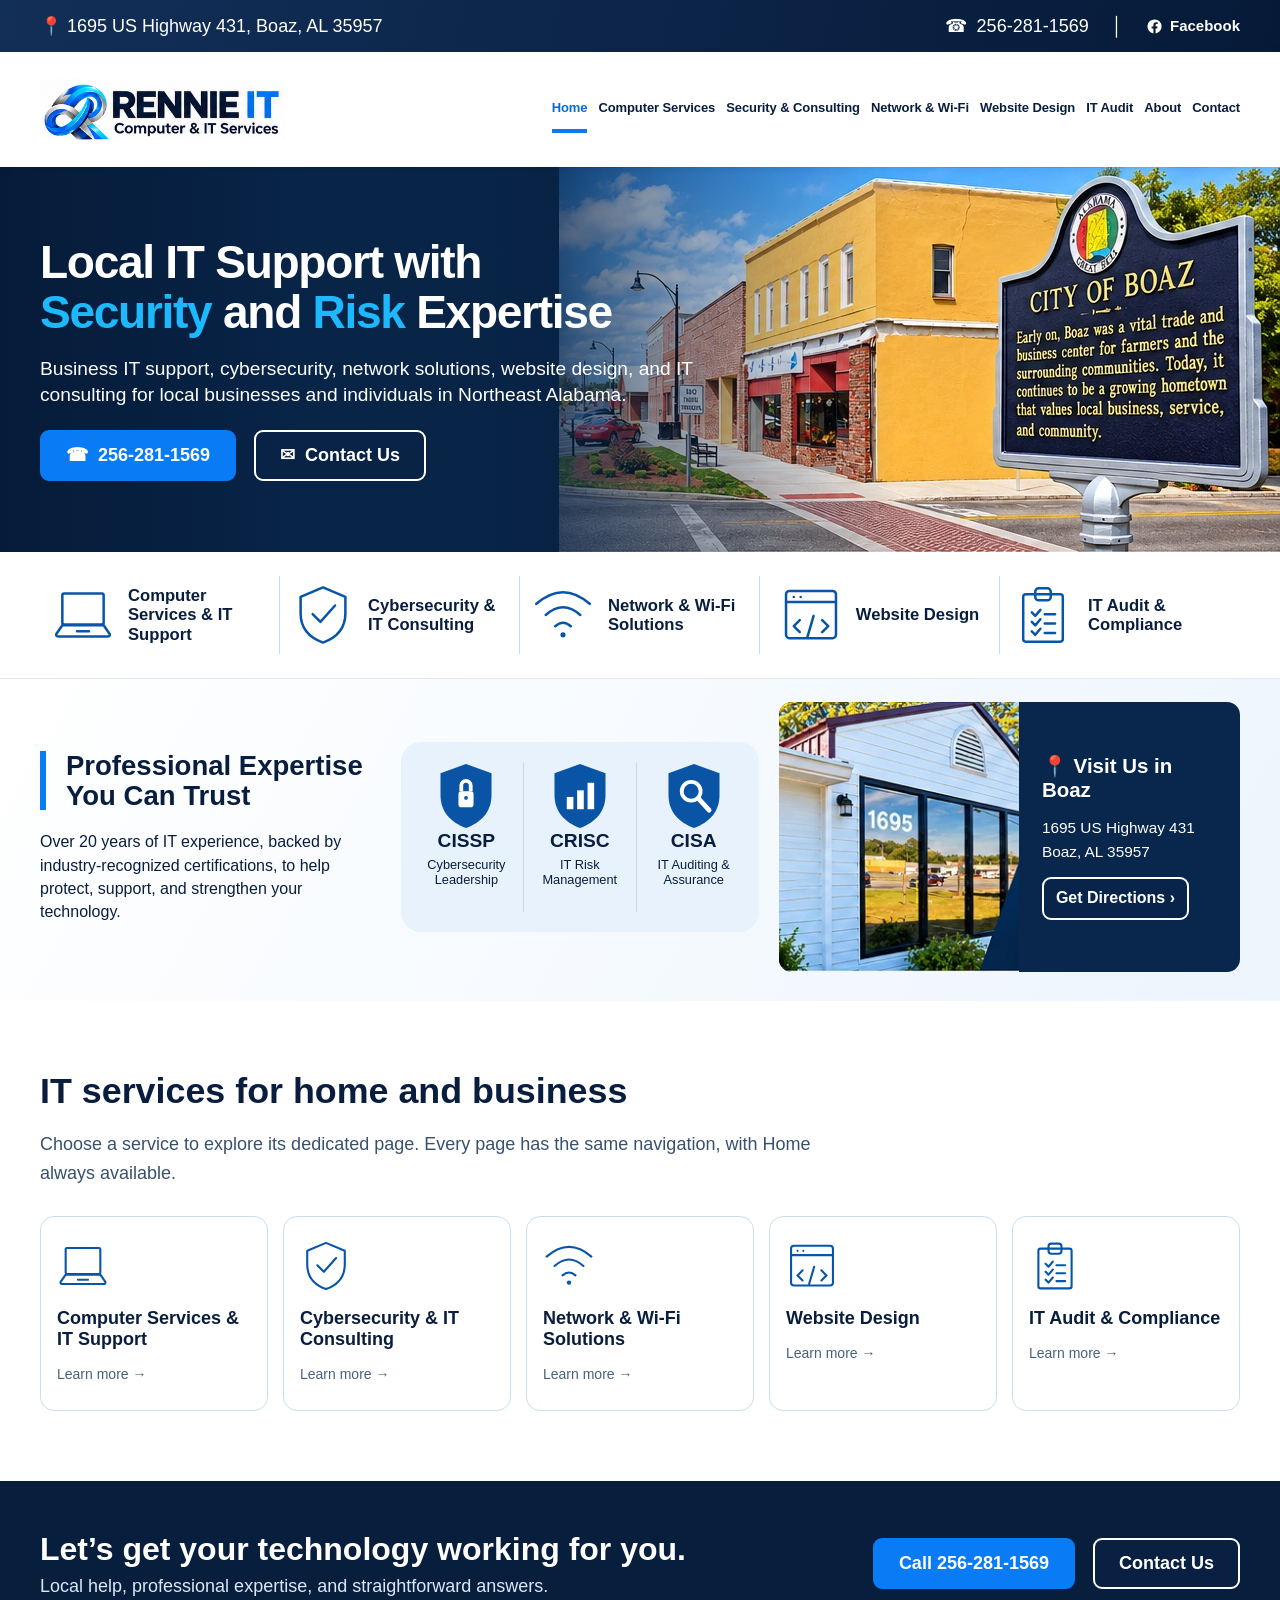
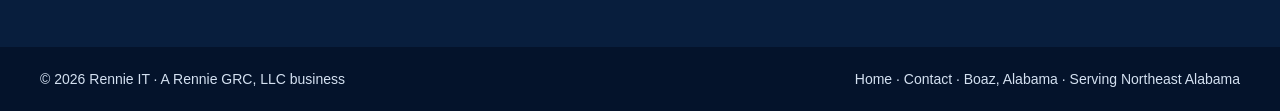
<file: index.html>
<!DOCTYPE html>
<html lang="en"><head><meta charset="utf-8"/><meta content="width=device-width, initial-scale=1" name="viewport"/><meta content="#081e3d" name="theme-color"/><meta content="Rennie IT provides local computer support, cybersecurity, networking, website design, and IT audit services." name="description"/><link href="https://rennieit.com/" rel="canonical"/><link href="styles-v4.css" rel="stylesheet"/><title>Computer &amp; IT Services | Rennie IT · Boaz, Alabama</title><link href="favicon.ico" rel="icon" sizes="any"/><link href="favicon.png" rel="icon" type="image/png"/><script type="application/ld+json">{"@context":"https://schema.org","@graph":[{"@type":"LocalBusiness","@id":"https://rennieit.com/#business","name":"Rennie IT","alternateName":"Rennie GRC, LLC","url":"https://rennieit.com/","telephone":"+1-256-281-1569","image":"https://rennieit.com/assets/storefront-reference.webp","logo":"https://rennieit.com/assets/logo-reference.png","address":{"@type":"PostalAddress","streetAddress":"1695 US Highway 431","addressLocality":"Boaz","addressRegion":"AL","postalCode":"35957","addressCountry":"US"},"areaServed":[{"@type":"Place","name":"Boaz, Alabama"},{"@type":"Place","name":"Albertville, Alabama"},{"@type":"Place","name":"Guntersville, Alabama"},{"@type":"Place","name":"Arab, Alabama"},{"@type":"Place","name":"Gadsden, Alabama"},{"@type":"Place","name":"Rainbow City, Alabama"},{"@type":"Place","name":"Marshall County, Alabama"},{"@type":"Place","name":"Northeast Alabama, Alabama"}],"sameAs":["https://facebook.com/RennieITrisk/"],"description":"Locally based computer services, business IT support, cybersecurity consulting, networking, website design, and IT audit and HIPAA Security Risk Assessment services in Northeast Alabama."},{"@type":"WebSite","@id":"https://rennieit.com/#website","name":"Rennie IT","url":"https://rennieit.com/","publisher":{"@id":"https://rennieit.com/#business"}}]}</script></head><body><div class="top"><div class="wrap"><a href="https://www.google.com/maps/search/?api=1&amp;query=1695+US+Highway+431+Boaz+AL+35957" rel="noopener" target="_blank">📍 1695 US Highway 431, Boaz, AL 35957</a><div class="right"><a href="tel:+12562811569">☎  256-281-1569</a><span aria-hidden="true">│</span><a aria-label="Rennie IT on Facebook" class="facebook-link" href="https://facebook.com/RennieITrisk/" rel="noopener noreferrer" target="_blank"><svg aria-hidden="true" class="facebook-icon" focusable="false" viewbox="0 0 24 24"><path d="M22 12a10 10 0 1 0-11.56 9.88v-6.99H7.9V12h2.54V9.8c0-2.5 1.49-3.89 3.77-3.89 1.09 0 2.23.2 2.23.2v2.46h-1.26c-1.24 0-1.63.77-1.63 1.56V12h2.77l-.44 2.89h-2.33v6.99A10 10 0 0 0 22 12Z"></path></svg><span>Facebook</span></a></div></div></div><header class="nav"><div class="wrap"><a aria-label="Rennie IT home" href="index.html"><img alt="Rennie IT Computer &amp; IT Services" class="brand" src="assets/logo-reference.png"/></a><button aria-controls="main-nav" aria-expanded="false" aria-label="Open navigation" class="menu-toggle" type="button">☰</button><nav aria-label="Main navigation" class="links" id="main-nav"><a aria-current="page" class="active" href="index.html">Home</a><a class="" href="computer-services.html">Computer Services</a><a class="" href="cybersecurity-consulting.html">Security &amp; Consulting</a><a class="" href="network-wifi.html">Network &amp; Wi-Fi</a><a class="" href="website-design.html">Website Design</a><a class="" href="it-audit-compliance.html">IT Audit</a><a class="" href="about.html">About</a><a class="" href="contact.html">Contact</a></nav></div></header><main><section class="hero"><div class="wrap"><h1>Local IT Support with<br/><em>Security</em> and <em>Risk</em> Expertise</h1><p>Business IT support, cybersecurity, network solutions, website design, and IT consulting for local businesses and individuals in Northeast Alabama.</p><div class="actions"><a class="btn" href="tel:+12562811569">☎  256-281-1569</a><a class="btn outline" href="contact.html">✉  Contact Us</a></div></div></section><section aria-label="Explore services" class="service-strip"><div class="wrap service-grid"><a class="service-item" href="computer-services.html"><svg aria-hidden="true" class="" viewbox="0 0 72 72"><rect height="36" rx="2" width="48" x="12" y="11"></rect><path d="M12 48 5 58q-1 3 3 3h56q4 0 3-3L60 48ZM29 55h14"></path></svg><strong>Computer Services &amp; IT Support</strong></a><a class="service-item" href="cybersecurity-consulting.html"><svg aria-hidden="true" class="" viewbox="0 0 72 72"><path d="M36 4 62 15v19c0 19-12 29-26 34C22 63 10 53 10 34V15Z"></path><path d="m24 35 9 9 17-19"></path></svg><strong>Cybersecurity &amp; IT Consulting</strong></a><a class="service-item" href="network-wifi.html"><svg aria-hidden="true" class="" viewbox="0 0 72 72"><path d="M5 23q31-27 62 0M16 36q20-18 40 0M27 49q9-8 18 0"></path><circle cx="36" cy="59" fill="#0755a9" r="3" stroke="none"></circle></svg><strong>Network &amp; Wi-Fi Solutions</strong></a><a class="service-item" href="website-design.html"><svg aria-hidden="true" class="" viewbox="0 0 72 72"><rect height="55" rx="4" width="58" x="7" y="8"></rect><path d="M7 21h58M23 42l-7 7 7 7m26-14 7 7-7 7m-10-19-7 24"></path><circle cx="16" cy="15" fill="#0755a9" r="1.5" stroke="none"></circle><circle cx="24" cy="15" fill="#0755a9" r="1.5" stroke="none"></circle></svg><strong>Website Design</strong></a><a class="service-item" href="it-audit-compliance.html"><svg aria-hidden="true" class="" viewbox="0 0 72 72"><rect height="55" rx="3" width="46" x="13" y="12"></rect><rect height="14" rx="4" width="18" x="27" y="5"></rect><path d="m23 33 4 4 6-7m5 5h12m-27 9 4 4 6-7m5 5h12m-27 9 4 4 6-7m5 5h12"></path></svg><strong>IT Audit &amp; Compliance</strong></a></div></section><section class="expertise"><div class="wrap expertise-grid"><div class="exp-copy"><h2>Professional Expertise<br/>You Can Trust</h2><p>Over 20 years of IT experience, backed by industry-recognized certifications, to help protect, support, and strengthen your technology.</p></div><div class="certs"><div class="cert"><svg aria-hidden="true" viewbox="0 0 64 72"><path d="M32 2 59 12v23c0 18-11 29-27 35C16 64 5 53 5 35V12Z" fill="#0954a4"></path><rect fill="white" height="17" rx="3" width="16" x="24" y="31"></rect><path d="M27 31v-6a5 5 0 0 1 10 0v6" fill="none" stroke="white" stroke-width="4"></path><circle cx="32" cy="38" fill="#0954a4" r="2"></circle></svg><strong>CISSP</strong><small>Cybersecurity Leadership</small></div><div class="cert"><svg aria-hidden="true" viewbox="0 0 64 72"><path d="M32 2 59 12v23c0 18-11 29-27 35C16 64 5 53 5 35V12Z" fill="#0954a4"></path><rect fill="white" height="13" width="7" x="18" y="37"></rect><rect fill="white" height="20" width="7" x="29" y="30"></rect><rect fill="white" height="28" width="7" x="40" y="22"></rect></svg><strong>CRISC</strong><small>IT Risk Management</small></div><div class="cert"><svg aria-hidden="true" viewbox="0 0 64 72"><path d="M32 2 59 12v23c0 18-11 29-27 35C16 64 5 53 5 35V12Z" fill="#0954a4"></path><circle cx="29" cy="31" fill="none" r="10" stroke="white" stroke-width="4"></circle><path d="m37 39 11 12" stroke="white" stroke-linecap="round" stroke-width="5"></path></svg><strong>CISA</strong><small>IT Auditing &amp; Assurance</small></div></div><div class="visit"><img alt="Rennie IT storefront at 1695 US Highway 431 in Boaz, Alabama" src="assets/storefront-reference.webp"/><div class="visit-text"><h3>📍 Visit Us in Boaz</h3><p>1695 US Highway 431<br/>Boaz, AL 35957</p><a class="btn outline" href="https://www.google.com/maps/search/?api=1&amp;query=1695+US+Highway+431+Boaz+AL+35957" rel="noopener" target="_blank">Get Directions ›</a></div></div></div></section><section class="section"><div class="wrap"><div class="section-head"><h2>IT services for home and business</h2><p>Choose a service to explore its dedicated page. Every page has the same navigation, with Home always available.</p></div><div class="service-cards"><a class="service-card" href="computer-services.html"><svg aria-hidden="true" class="" viewbox="0 0 72 72"><rect height="36" rx="2" width="48" x="12" y="11"></rect><path d="M12 48 5 58q-1 3 3 3h56q4 0 3-3L60 48ZM29 55h14"></path></svg><strong>Computer Services &amp; IT Support</strong><span>Learn more →</span></a><a class="service-card" href="cybersecurity-consulting.html"><svg aria-hidden="true" class="" viewbox="0 0 72 72"><path d="M36 4 62 15v19c0 19-12 29-26 34C22 63 10 53 10 34V15Z"></path><path d="m24 35 9 9 17-19"></path></svg><strong>Cybersecurity &amp; IT Consulting</strong><span>Learn more →</span></a><a class="service-card" href="network-wifi.html"><svg aria-hidden="true" class="" viewbox="0 0 72 72"><path d="M5 23q31-27 62 0M16 36q20-18 40 0M27 49q9-8 18 0"></path><circle cx="36" cy="59" fill="#0755a9" r="3" stroke="none"></circle></svg><strong>Network &amp; Wi-Fi Solutions</strong><span>Learn more →</span></a><a class="service-card" href="website-design.html"><svg aria-hidden="true" class="" viewbox="0 0 72 72"><rect height="55" rx="4" width="58" x="7" y="8"></rect><path d="M7 21h58M23 42l-7 7 7 7m26-14 7 7-7 7m-10-19-7 24"></path><circle cx="16" cy="15" fill="#0755a9" r="1.5" stroke="none"></circle><circle cx="24" cy="15" fill="#0755a9" r="1.5" stroke="none"></circle></svg><strong>Website Design</strong><span>Learn more →</span></a><a class="service-card" href="it-audit-compliance.html"><svg aria-hidden="true" class="" viewbox="0 0 72 72"><rect height="55" rx="3" width="46" x="13" y="12"></rect><rect height="14" rx="4" width="18" x="27" y="5"></rect><path d="m23 33 4 4 6-7m5 5h12m-27 9 4 4 6-7m5 5h12m-27 9 4 4 6-7m5 5h12"></path></svg><strong>IT Audit &amp; Compliance</strong><span>Learn more →</span></a></div></div></section><section class="bottom-cta"><div class="wrap"><div><h2>Let’s get your technology working for you.</h2><p>Local help, professional expertise, and straightforward answers.</p></div><div class="actions"><a class="btn" href="tel:+12562811569">Call 256-281-1569</a><a class="btn outline" href="contact.html">Contact Us</a></div></div></section></main><footer class="footer"><div class="wrap"><span>© <span id="year">2026</span> Rennie IT · A Rennie GRC, LLC business</span><span><a href="index.html">Home</a> · <a href="contact.html">Contact</a> · Boaz, Alabama · Serving Northeast Alabama</span></div></footer><script>document.getElementById('year').textContent=new Date().getFullYear();const b=document.querySelector('.menu-toggle'),n=document.querySelector('.links');b.addEventListener('click',()=>{let o=n.classList.toggle('open');b.setAttribute('aria-expanded',String(o));b.setAttribute('aria-label',o?'Close navigation':'Open navigation');b.textContent=o?'✕':'☰'});n.querySelectorAll('a').forEach(a=>a.addEventListener('click',()=>{n.classList.remove('open');b.setAttribute('aria-expanded','false');b.textContent='☰'}));</script></body></html>
</file>
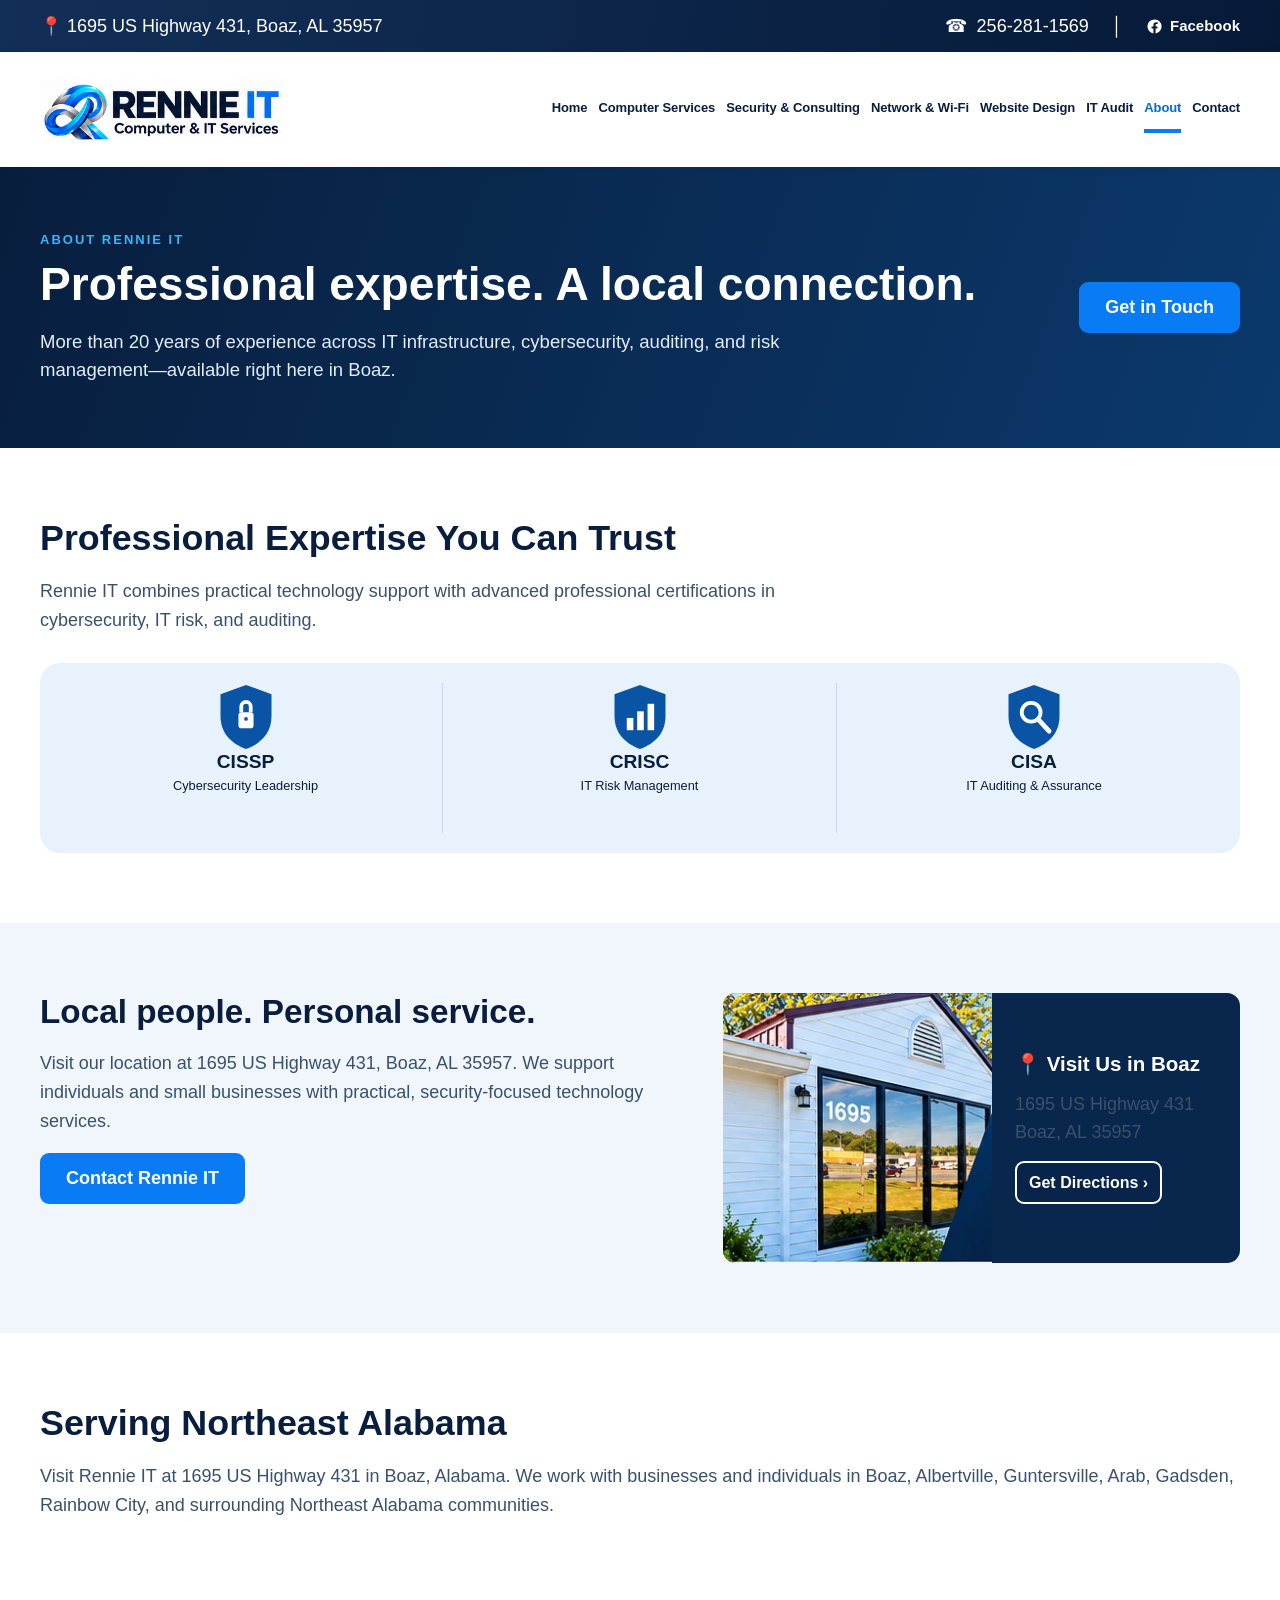
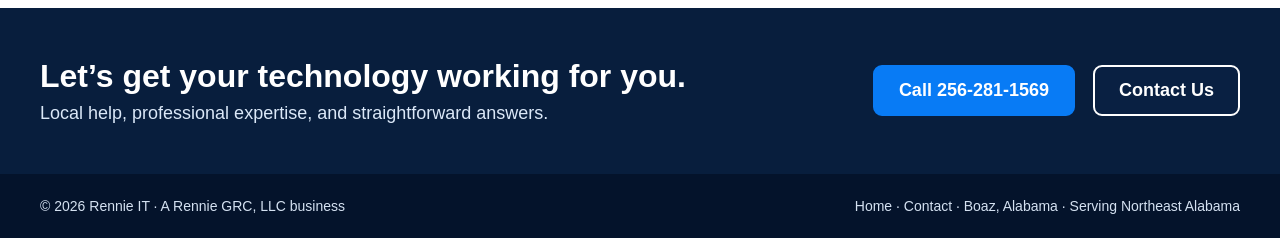
<file: about.html>
<!DOCTYPE html>
<html lang="en"><head><meta charset="utf-8"/><meta content="width=device-width, initial-scale=1" name="viewport"/><meta content="#081e3d" name="theme-color"/><meta content="Learn about Rennie IT, a local IT services business in Boaz with CISSP, CRISC and CISA credentials." name="description"/><link href="https://rennieit.com/about.html" rel="canonical"/><link href="styles-v4.css" rel="stylesheet"/><title>About | Rennie IT · Boaz, Alabama</title><link href="favicon.ico" rel="icon" sizes="any"/><link href="favicon.png" rel="icon" type="image/png"/><script type="application/ld+json">{"@context":"https://schema.org","@graph":[{"@type":"WebPage","@id":"https://rennieit.com/about.html#webpage","url":"https://rennieit.com/about.html","name":"About | Rennie IT · Boaz, Alabama","isPartOf":{"@id":"https://rennieit.com/#website"},"about":{"@id":"https://rennieit.com/#business"}}]}</script></head><body><div class="top"><div class="wrap"><a href="https://www.google.com/maps/search/?api=1&amp;query=1695+US+Highway+431+Boaz+AL+35957" rel="noopener" target="_blank">📍 1695 US Highway 431, Boaz, AL 35957</a><div class="right"><a href="tel:+12562811569">☎  256-281-1569</a><span aria-hidden="true">│</span><a aria-label="Rennie IT on Facebook" class="facebook-link" href="https://facebook.com/RennieITrisk/" rel="noopener noreferrer" target="_blank"><svg aria-hidden="true" class="facebook-icon" focusable="false" viewbox="0 0 24 24"><path d="M22 12a10 10 0 1 0-11.56 9.88v-6.99H7.9V12h2.54V9.8c0-2.5 1.49-3.89 3.77-3.89 1.09 0 2.23.2 2.23.2v2.46h-1.26c-1.24 0-1.63.77-1.63 1.56V12h2.77l-.44 2.89h-2.33v6.99A10 10 0 0 0 22 12Z"></path></svg><span>Facebook</span></a></div></div></div><header class="nav"><div class="wrap"><a aria-label="Rennie IT home" href="index.html"><img alt="Rennie IT Computer &amp; IT Services" class="brand" src="assets/logo-reference.png"/></a><button aria-controls="main-nav" aria-expanded="false" aria-label="Open navigation" class="menu-toggle" type="button">☰</button><nav aria-label="Main navigation" class="links" id="main-nav"><a class="" href="index.html">Home</a><a class="" href="computer-services.html">Computer Services</a><a class="" href="cybersecurity-consulting.html">Security &amp; Consulting</a><a class="" href="network-wifi.html">Network &amp; Wi-Fi</a><a class="" href="website-design.html">Website Design</a><a class="" href="it-audit-compliance.html">IT Audit</a><a aria-current="page" class="active" href="about.html">About</a><a class="" href="contact.html">Contact</a></nav></div></header><main><section class="subhero"><div class="wrap"><div><div class="eyebrow">About Rennie IT</div><h1>Professional expertise. A local connection.</h1><p>More than 20 years of experience across IT infrastructure, cybersecurity, auditing, and risk management—available right here in Boaz.</p></div><a class="btn" href="contact.html">Get in Touch</a></div></section><section class="section"><div class="wrap"><div class="section-head"><h2>Professional Expertise You Can Trust</h2><p>Rennie IT combines practical technology support with advanced professional certifications in cybersecurity, IT risk, and auditing.</p></div><div class="certs"><div class="cert"><svg aria-hidden="true" viewbox="0 0 64 72"><path d="M32 2 59 12v23c0 18-11 29-27 35C16 64 5 53 5 35V12Z" fill="#0954a4"></path><rect fill="white" height="17" rx="3" width="16" x="24" y="31"></rect><path d="M27 31v-6a5 5 0 0 1 10 0v6" fill="none" stroke="white" stroke-width="4"></path><circle cx="32" cy="38" fill="#0954a4" r="2"></circle></svg><strong>CISSP</strong><small>Cybersecurity Leadership</small></div><div class="cert"><svg aria-hidden="true" viewbox="0 0 64 72"><path d="M32 2 59 12v23c0 18-11 29-27 35C16 64 5 53 5 35V12Z" fill="#0954a4"></path><rect fill="white" height="13" width="7" x="18" y="37"></rect><rect fill="white" height="20" width="7" x="29" y="30"></rect><rect fill="white" height="28" width="7" x="40" y="22"></rect></svg><strong>CRISC</strong><small>IT Risk Management</small></div><div class="cert"><svg aria-hidden="true" viewbox="0 0 64 72"><path d="M32 2 59 12v23c0 18-11 29-27 35C16 64 5 53 5 35V12Z" fill="#0954a4"></path><circle cx="29" cy="31" fill="none" r="10" stroke="white" stroke-width="4"></circle><path d="m37 39 11 12" stroke="white" stroke-linecap="round" stroke-width="5"></path></svg><strong>CISA</strong><small>IT Auditing &amp; Assurance</small></div></div></div></section><section class="section alt"><div class="wrap detail-layout"><div><h2>Local people. Personal service.</h2><p>Visit our location at 1695 US Highway 431, Boaz, AL 35957. We support individuals and small businesses with practical, security-focused technology services.</p><a class="btn" href="contact.html">Contact Rennie IT</a></div><div class="visit"><img alt="Rennie IT storefront at 1695 US Highway 431 in Boaz, Alabama" src="assets/storefront-reference.webp"/><div class="visit-text"><h3>📍 Visit Us in Boaz</h3><p>1695 US Highway 431<br/>Boaz, AL 35957</p><a class="btn outline" href="https://www.google.com/maps/search/?api=1&amp;query=1695+US+Highway+431+Boaz+AL+35957" rel="noopener" target="_blank">Get Directions ›</a></div></div></div></section><section class="section"><div class="wrap"><h2>Serving Northeast Alabama</h2><p>Visit Rennie IT at 1695 US Highway 431 in Boaz, Alabama. We work with businesses and individuals in Boaz, Albertville, Guntersville, Arab, Gadsden, Rainbow City, and surrounding Northeast Alabama communities.</p></div></section><section class="bottom-cta"><div class="wrap"><div><h2>Let’s get your technology working for you.</h2><p>Local help, professional expertise, and straightforward answers.</p></div><div class="actions"><a class="btn" href="tel:+12562811569">Call 256-281-1569</a><a class="btn outline" href="contact.html">Contact Us</a></div></div></section></main><footer class="footer"><div class="wrap"><span>© <span id="year">2026</span> Rennie IT · A Rennie GRC, LLC business</span><span><a href="index.html">Home</a> · <a href="contact.html">Contact</a> · Boaz, Alabama · Serving Northeast Alabama</span></div></footer><script>document.getElementById('year').textContent=new Date().getFullYear();const b=document.querySelector('.menu-toggle'),n=document.querySelector('.links');b.addEventListener('click',()=>{let o=n.classList.toggle('open');b.setAttribute('aria-expanded',String(o));b.setAttribute('aria-label',o?'Close navigation':'Open navigation');b.textContent=o?'✕':'☰'});n.querySelectorAll('a').forEach(a=>a.addEventListener('click',()=>{n.classList.remove('open');b.setAttribute('aria-expanded','false');b.textContent='☰'}));</script></body></html>
</file>
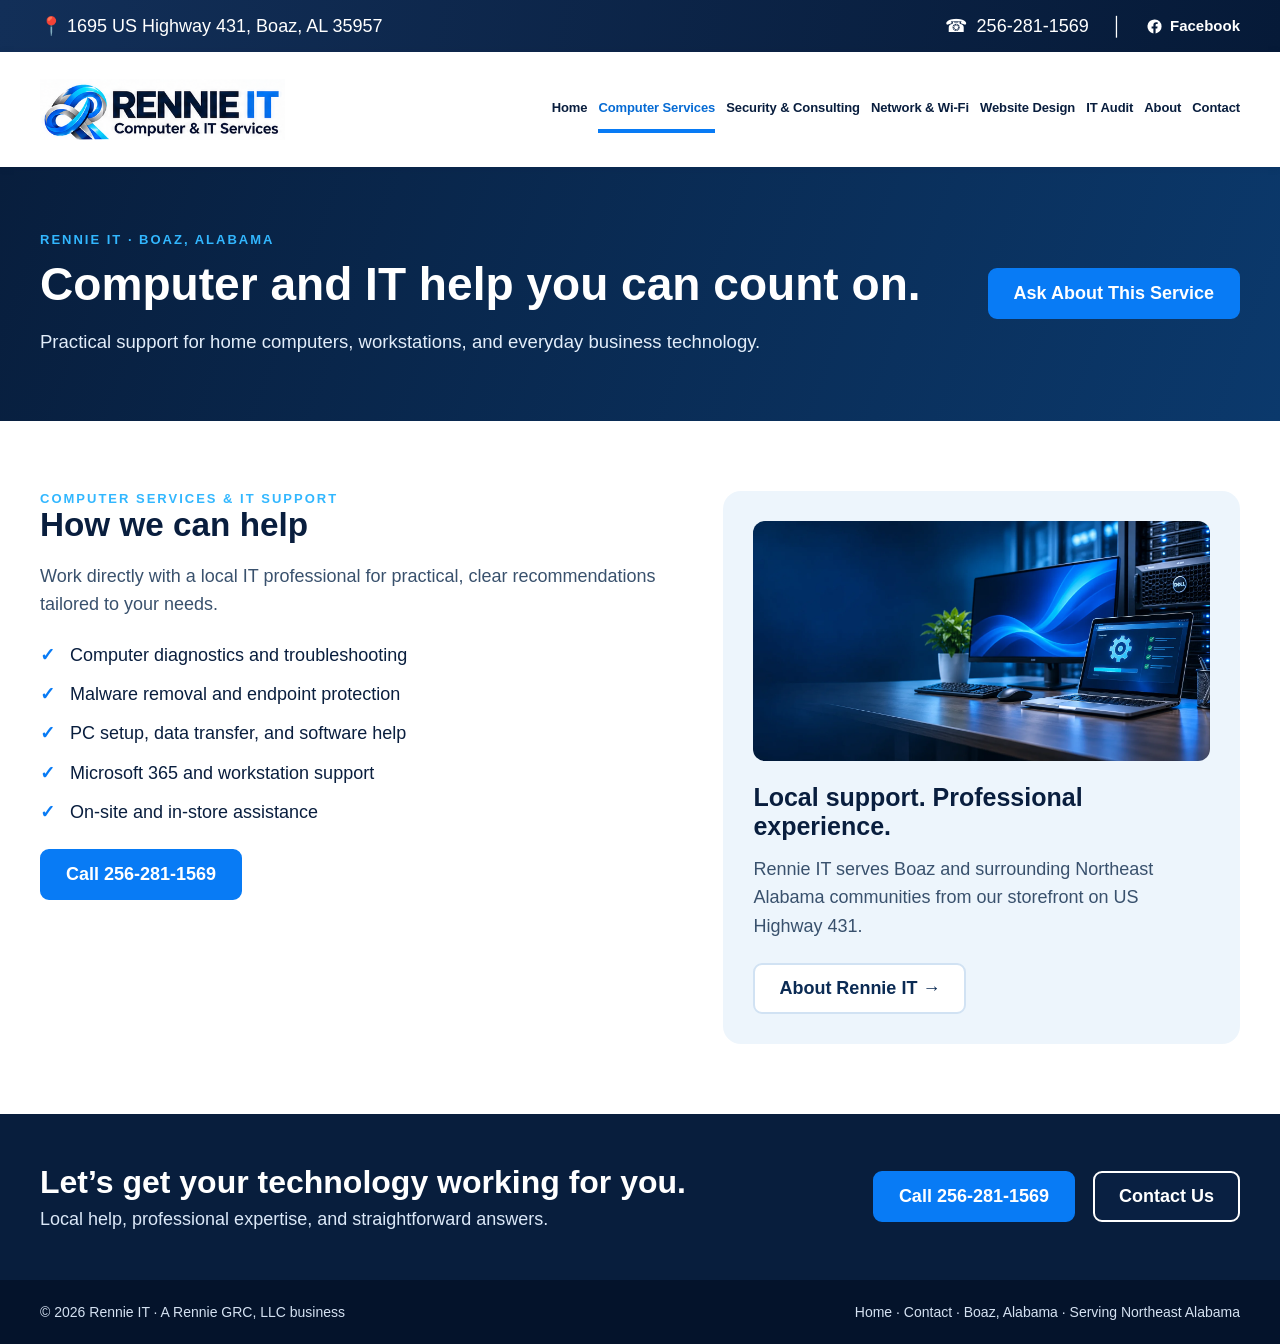
<file: computer-services.html>
<!DOCTYPE html>
<html lang="en"><head><meta charset="utf-8"/><meta content="width=device-width, initial-scale=1" name="viewport"/><meta content="#081e3d" name="theme-color"/><meta content="Practical support for home computers, workstations, and everyday business technology." name="description"/><link href="https://rennieit.com/computer-services.html" rel="canonical"/><link href="styles-v4.css" rel="stylesheet"/><title>Computer Services &amp; IT Support | Rennie IT · Boaz, Alabama</title><link href="favicon.ico" rel="icon" sizes="any"/><link href="favicon.png" rel="icon" type="image/png"/><script type="application/ld+json">{"@context":"https://schema.org","@graph":[{"@type":"WebPage","@id":"https://rennieit.com/computer-services.html#webpage","url":"https://rennieit.com/computer-services.html","name":"Computer Services & IT Support | Rennie IT · Boaz, Alabama","isPartOf":{"@id":"https://rennieit.com/#website"},"about":{"@id":"https://rennieit.com/#business"}},{"@type":"Service","@id":"https://rennieit.com/computer-services.html#service","name":"Computer Services and IT Support","description":"Computer diagnostics, repair, setup, troubleshooting, and business IT support in Boaz and Northeast Alabama.","provider":{"@id":"https://rennieit.com/#business"},"areaServed":[{"@type":"Place","name":"Boaz, Alabama"},{"@type":"Place","name":"Albertville, Alabama"},{"@type":"Place","name":"Guntersville, Alabama"},{"@type":"Place","name":"Arab, Alabama"},{"@type":"Place","name":"Gadsden, Alabama"},{"@type":"Place","name":"Rainbow City, Alabama"},{"@type":"Place","name":"Marshall County, Alabama"},{"@type":"Place","name":"Northeast Alabama, Alabama"}]}]}</script></head><body><div class="top"><div class="wrap"><a href="https://www.google.com/maps/search/?api=1&amp;query=1695+US+Highway+431+Boaz+AL+35957" rel="noopener" target="_blank">📍 1695 US Highway 431, Boaz, AL 35957</a><div class="right"><a href="tel:+12562811569">☎  256-281-1569</a><span aria-hidden="true">│</span><a aria-label="Rennie IT on Facebook" class="facebook-link" href="https://facebook.com/RennieITrisk/" rel="noopener noreferrer" target="_blank"><svg aria-hidden="true" class="facebook-icon" focusable="false" viewbox="0 0 24 24"><path d="M22 12a10 10 0 1 0-11.56 9.88v-6.99H7.9V12h2.54V9.8c0-2.5 1.49-3.89 3.77-3.89 1.09 0 2.23.2 2.23.2v2.46h-1.26c-1.24 0-1.63.77-1.63 1.56V12h2.77l-.44 2.89h-2.33v6.99A10 10 0 0 0 22 12Z"></path></svg><span>Facebook</span></a></div></div></div><header class="nav"><div class="wrap"><a aria-label="Rennie IT home" href="index.html"><img alt="Rennie IT Computer &amp; IT Services" class="brand" src="assets/logo-reference.png"/></a><button aria-controls="main-nav" aria-expanded="false" aria-label="Open navigation" class="menu-toggle" type="button">☰</button><nav aria-label="Main navigation" class="links" id="main-nav"><a class="" href="index.html">Home</a><a aria-current="page" class="active" href="computer-services.html">Computer Services</a><a class="" href="cybersecurity-consulting.html">Security &amp; Consulting</a><a class="" href="network-wifi.html">Network &amp; Wi-Fi</a><a class="" href="website-design.html">Website Design</a><a class="" href="it-audit-compliance.html">IT Audit</a><a class="" href="about.html">About</a><a class="" href="contact.html">Contact</a></nav></div></header><main><section class="subhero"><div class="wrap"><div><div class="eyebrow">Rennie IT · Boaz, Alabama</div><h1>Computer and IT help you can count on.</h1><p>Practical support for home computers, workstations, and everyday business technology.</p></div><a class="btn" href="contact.html">Ask About This Service</a></div></section><section class="section"><div class="wrap detail-layout"><div><div class="eyebrow">Computer Services &amp; IT Support</div><h2>How we can help</h2><p>Work directly with a local IT professional for practical, clear recommendations tailored to your needs.</p><ul class="checklist"><li>Computer diagnostics and troubleshooting</li><li>Malware removal and endpoint protection</li><li>PC setup, data transfer, and software help</li><li>Microsoft 365 and workstation support</li><li>On-site and in-store assistance</li></ul><a class="btn" href="tel:+12562811569">Call 256-281-1569</a></div><aside class="aside"><img alt="Laptop and computer service workstation" loading="lazy" src="assets/service-computer-services.webp"/><h3>Local support. Professional experience.</h3><p>Rennie IT serves Boaz and surrounding Northeast Alabama communities from our storefront on US Highway 431.</p><a class="btn light" href="about.html">About Rennie IT →</a></aside></div></section><section class="bottom-cta"><div class="wrap"><div><h2>Let’s get your technology working for you.</h2><p>Local help, professional expertise, and straightforward answers.</p></div><div class="actions"><a class="btn" href="tel:+12562811569">Call 256-281-1569</a><a class="btn outline" href="contact.html">Contact Us</a></div></div></section></main><footer class="footer"><div class="wrap"><span>© <span id="year">2026</span> Rennie IT · A Rennie GRC, LLC business</span><span><a href="index.html">Home</a> · <a href="contact.html">Contact</a> · Boaz, Alabama · Serving Northeast Alabama</span></div></footer><script>document.getElementById('year').textContent=new Date().getFullYear();const b=document.querySelector('.menu-toggle'),n=document.querySelector('.links');b.addEventListener('click',()=>{let o=n.classList.toggle('open');b.setAttribute('aria-expanded',String(o));b.setAttribute('aria-label',o?'Close navigation':'Open navigation');b.textContent=o?'✕':'☰'});n.querySelectorAll('a').forEach(a=>a.addEventListener('click',()=>{n.classList.remove('open');b.setAttribute('aria-expanded','false');b.textContent='☰'}));</script></body></html>
</file>
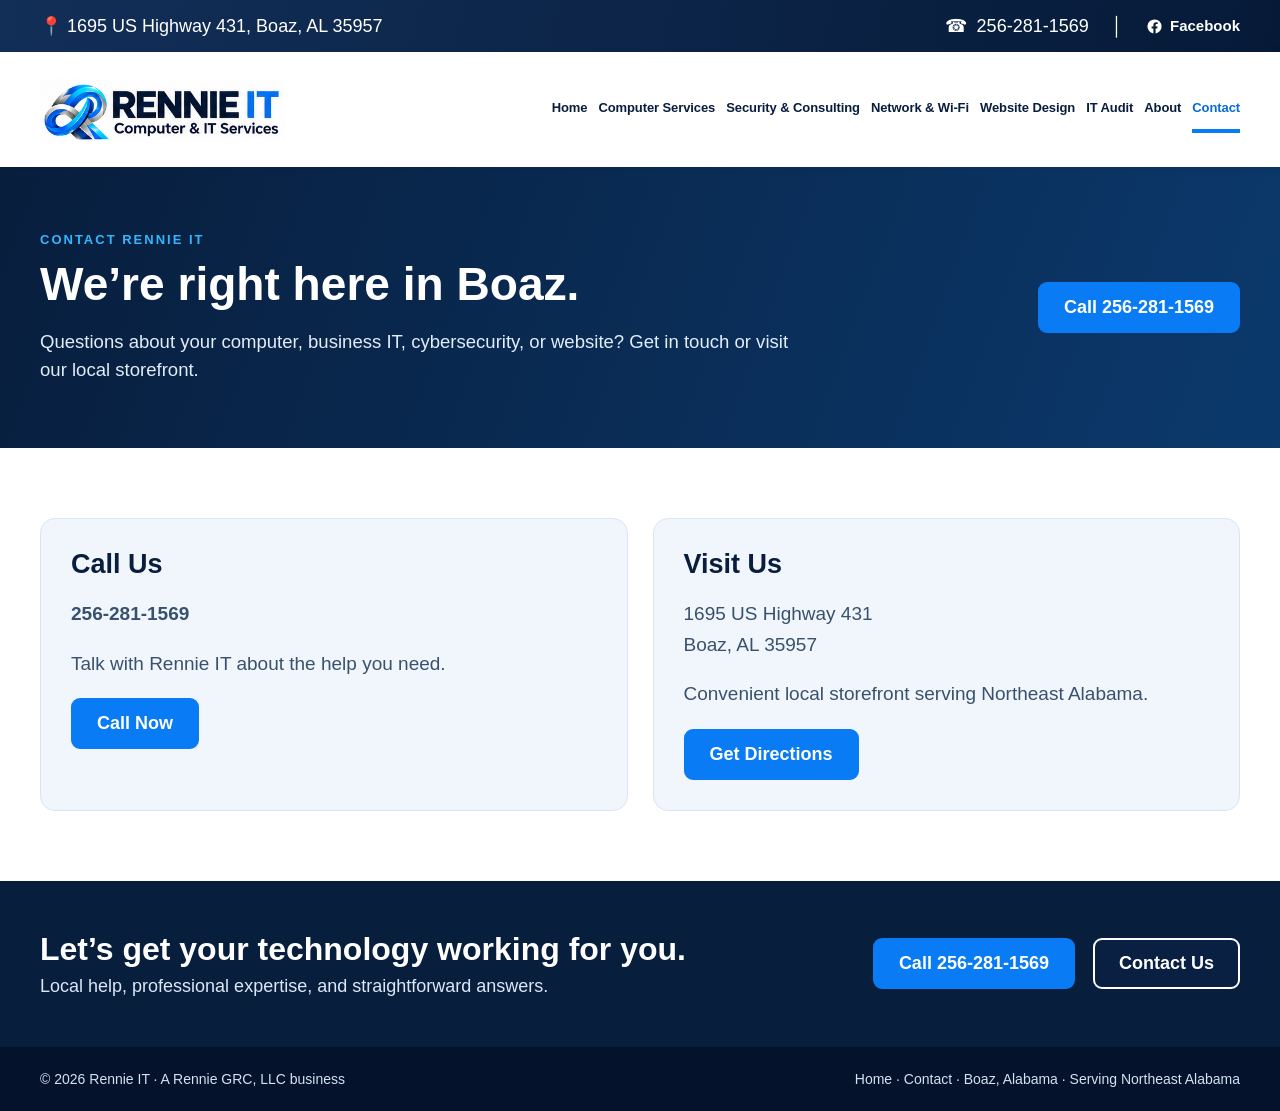
<file: contact.html>
<!DOCTYPE html>
<html lang="en"><head><meta charset="utf-8"/><meta content="width=device-width, initial-scale=1" name="viewport"/><meta content="#081e3d" name="theme-color"/><meta content="Contact Rennie IT at 256-281-1569 or visit 1695 US Highway 431, Boaz, Alabama." name="description"/><link href="https://rennieit.com/contact.html" rel="canonical"/><link href="styles-v4.css" rel="stylesheet"/><title>Contact | Rennie IT · Boaz, Alabama</title><link href="favicon.ico" rel="icon" sizes="any"/><link href="favicon.png" rel="icon" type="image/png"/><script type="application/ld+json">{"@context":"https://schema.org","@graph":[{"@type":"WebPage","@id":"https://rennieit.com/contact.html#webpage","url":"https://rennieit.com/contact.html","name":"Contact | Rennie IT · Boaz, Alabama","isPartOf":{"@id":"https://rennieit.com/#website"},"about":{"@id":"https://rennieit.com/#business"}}]}</script></head><body><div class="top"><div class="wrap"><a href="https://www.google.com/maps/search/?api=1&amp;query=1695+US+Highway+431+Boaz+AL+35957" rel="noopener" target="_blank">📍 1695 US Highway 431, Boaz, AL 35957</a><div class="right"><a href="tel:+12562811569">☎  256-281-1569</a><span aria-hidden="true">│</span><a aria-label="Rennie IT on Facebook" class="facebook-link" href="https://facebook.com/RennieITrisk/" rel="noopener noreferrer" target="_blank"><svg aria-hidden="true" class="facebook-icon" focusable="false" viewbox="0 0 24 24"><path d="M22 12a10 10 0 1 0-11.56 9.88v-6.99H7.9V12h2.54V9.8c0-2.5 1.49-3.89 3.77-3.89 1.09 0 2.23.2 2.23.2v2.46h-1.26c-1.24 0-1.63.77-1.63 1.56V12h2.77l-.44 2.89h-2.33v6.99A10 10 0 0 0 22 12Z"></path></svg><span>Facebook</span></a></div></div></div><header class="nav"><div class="wrap"><a aria-label="Rennie IT home" href="index.html"><img alt="Rennie IT Computer &amp; IT Services" class="brand" src="assets/logo-reference.png"/></a><button aria-controls="main-nav" aria-expanded="false" aria-label="Open navigation" class="menu-toggle" type="button">☰</button><nav aria-label="Main navigation" class="links" id="main-nav"><a class="" href="index.html">Home</a><a class="" href="computer-services.html">Computer Services</a><a class="" href="cybersecurity-consulting.html">Security &amp; Consulting</a><a class="" href="network-wifi.html">Network &amp; Wi-Fi</a><a class="" href="website-design.html">Website Design</a><a class="" href="it-audit-compliance.html">IT Audit</a><a class="" href="about.html">About</a><a aria-current="page" class="active" href="contact.html">Contact</a></nav></div></header><main><section class="subhero"><div class="wrap"><div><div class="eyebrow">Contact Rennie IT</div><h1>We’re right here in Boaz.</h1><p>Questions about your computer, business IT, cybersecurity, or website? Get in touch or visit our local storefront.</p></div><a class="btn" href="tel:+12562811569">Call 256-281-1569</a></div></section><section class="section"><div class="wrap contact-grid"><div class="contact-card"><h2>Call Us</h2><p><a href="tel:+12562811569"><strong>256-281-1569</strong></a></p><p>Talk with Rennie IT about the help you need.</p><a class="btn" href="tel:+12562811569">Call Now</a></div><div class="contact-card"><h2>Visit Us</h2><p>1695 US Highway 431<br/>Boaz, AL 35957</p><p>Convenient local storefront serving Northeast Alabama.</p><a class="btn" href="https://www.google.com/maps/search/?api=1&amp;query=1695+US+Highway+431+Boaz+AL+35957" rel="noopener" target="_blank">Get Directions</a></div></div></section><section class="bottom-cta"><div class="wrap"><div><h2>Let’s get your technology working for you.</h2><p>Local help, professional expertise, and straightforward answers.</p></div><div class="actions"><a class="btn" href="tel:+12562811569">Call 256-281-1569</a><a class="btn outline" href="contact.html">Contact Us</a></div></div></section></main><footer class="footer"><div class="wrap"><span>© <span id="year">2026</span> Rennie IT · A Rennie GRC, LLC business</span><span><a href="index.html">Home</a> · <a href="contact.html">Contact</a> · Boaz, Alabama · Serving Northeast Alabama</span></div></footer><script>document.getElementById('year').textContent=new Date().getFullYear();const b=document.querySelector('.menu-toggle'),n=document.querySelector('.links');b.addEventListener('click',()=>{let o=n.classList.toggle('open');b.setAttribute('aria-expanded',String(o));b.setAttribute('aria-label',o?'Close navigation':'Open navigation');b.textContent=o?'✕':'☰'});n.querySelectorAll('a').forEach(a=>a.addEventListener('click',()=>{n.classList.remove('open');b.setAttribute('aria-expanded','false');b.textContent='☰'}));</script></body></html>
</file>
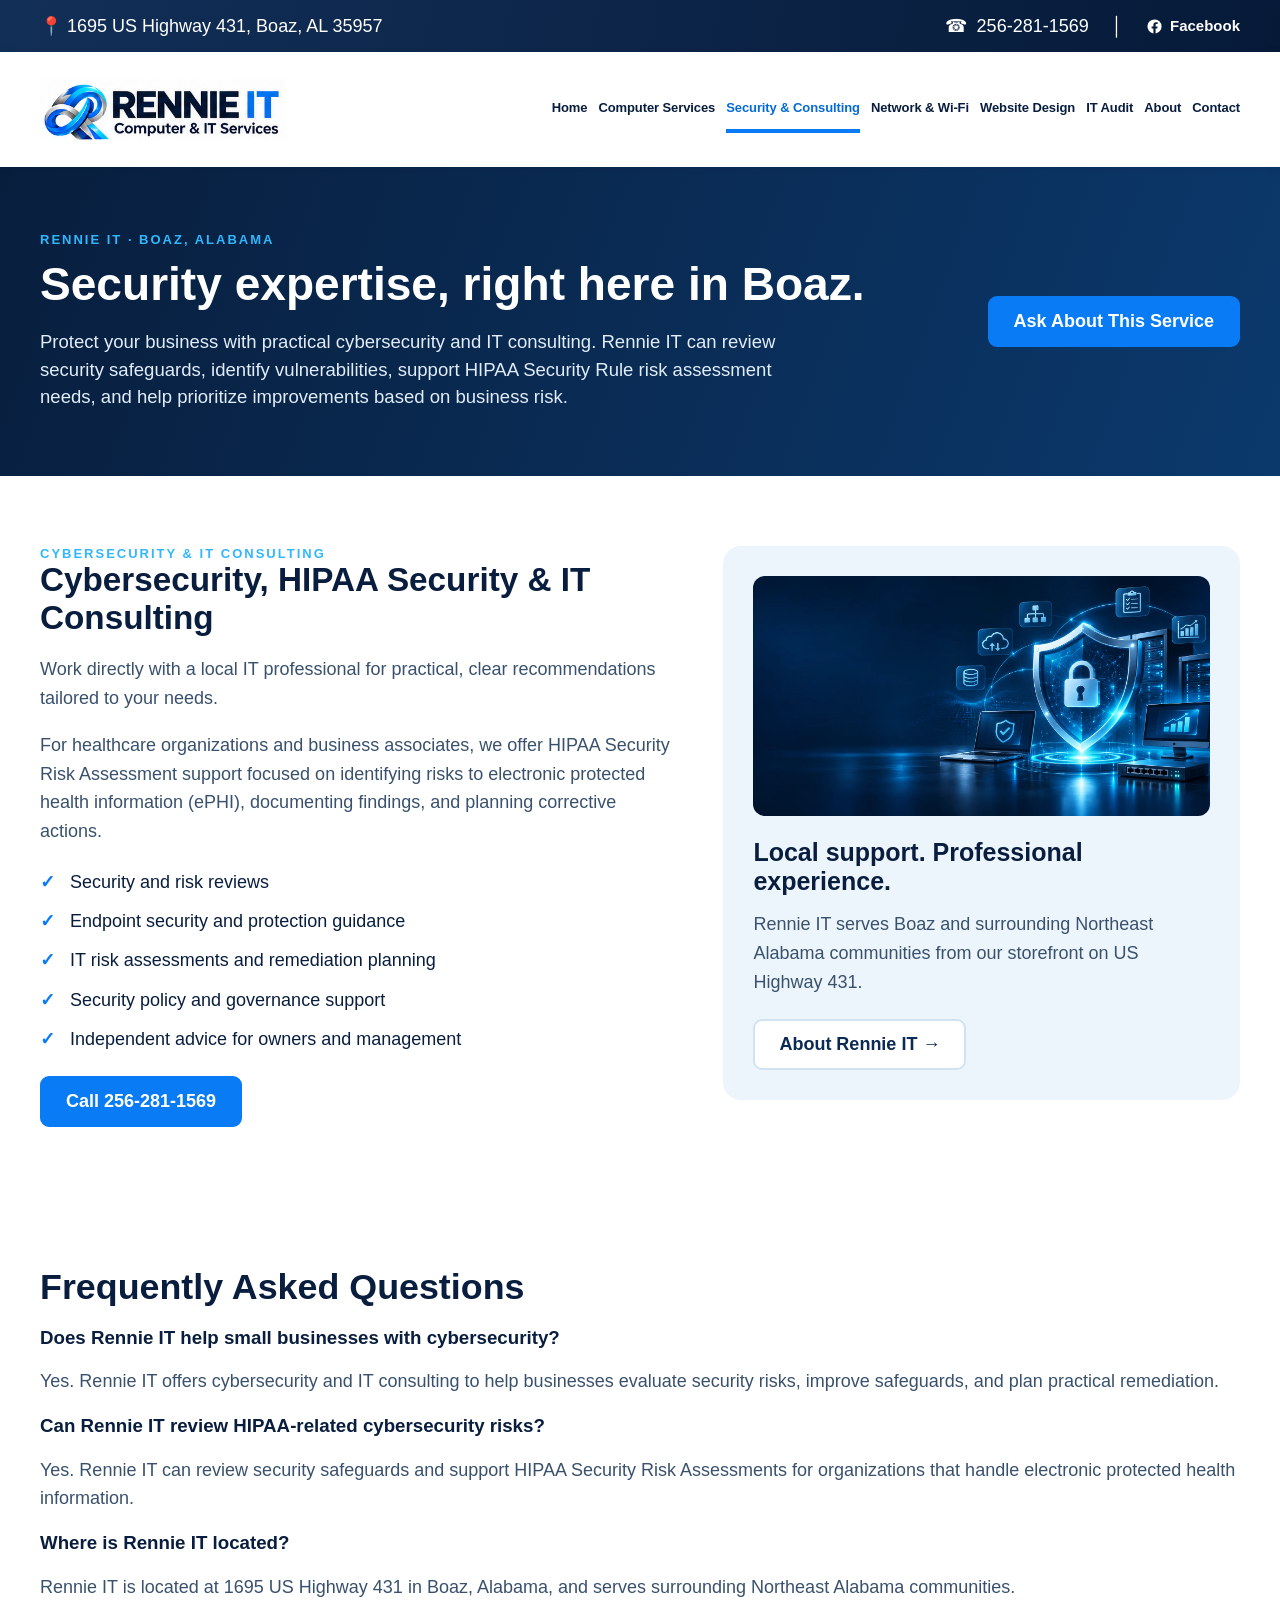
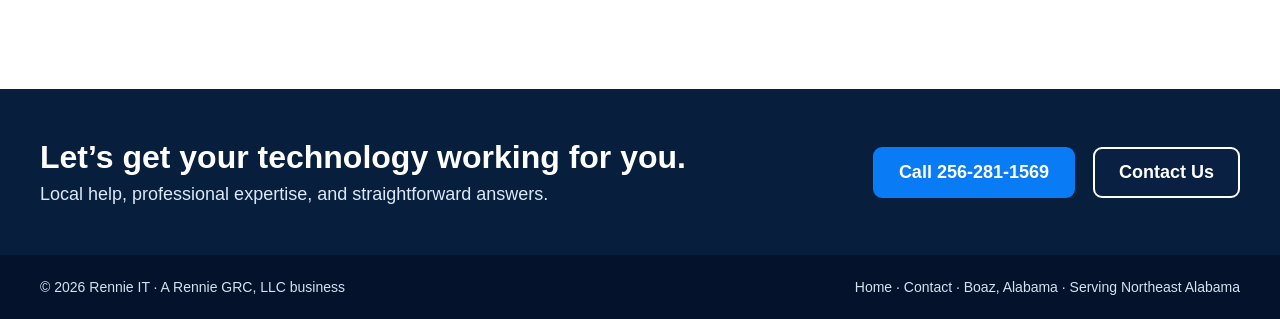
<file: cybersecurity-consulting.html>
<!DOCTYPE html>
<html lang="en"><head><meta charset="utf-8"/><meta content="width=device-width, initial-scale=1" name="viewport"/><meta content="#081e3d" name="theme-color"/><meta content="Cybersecurity and IT consulting in Boaz, Alabama. Security risk assessments, HIPAA security safeguards, risk management, and practical remediation support for local businesses." name="description"/><link href="https://rennieit.com/cybersecurity-consulting.html" rel="canonical"/><link href="styles-v4.css" rel="stylesheet"/><title>Cybersecurity &amp; IT Consulting | Rennie IT · Boaz, Alabama</title><link href="favicon.ico" rel="icon" sizes="any"/><link href="favicon.png" rel="icon" type="image/png"/><script type="application/ld+json">{"@context":"https://schema.org","@graph":[{"@type":"WebPage","@id":"https://rennieit.com/cybersecurity-consulting.html#webpage","url":"https://rennieit.com/cybersecurity-consulting.html","name":"Cybersecurity & IT Consulting | Rennie IT · Boaz, Alabama","isPartOf":{"@id":"https://rennieit.com/#website"},"about":{"@id":"https://rennieit.com/#business"}},{"@type":"Service","@id":"https://rennieit.com/cybersecurity-consulting.html#service","name":"Cybersecurity and IT Consulting","description":"Cybersecurity consulting, IT risk assessments, security reviews, HIPAA security safeguards, and remediation planning for organizations in Northeast Alabama.","provider":{"@id":"https://rennieit.com/#business"},"areaServed":[{"@type":"Place","name":"Boaz, Alabama"},{"@type":"Place","name":"Albertville, Alabama"},{"@type":"Place","name":"Guntersville, Alabama"},{"@type":"Place","name":"Arab, Alabama"},{"@type":"Place","name":"Gadsden, Alabama"},{"@type":"Place","name":"Rainbow City, Alabama"},{"@type":"Place","name":"Marshall County, Alabama"},{"@type":"Place","name":"Northeast Alabama, Alabama"}]}]}</script></head><body><div class="top"><div class="wrap"><a href="https://www.google.com/maps/search/?api=1&amp;query=1695+US+Highway+431+Boaz+AL+35957" rel="noopener" target="_blank">📍 1695 US Highway 431, Boaz, AL 35957</a><div class="right"><a href="tel:+12562811569">☎  256-281-1569</a><span aria-hidden="true">│</span><a aria-label="Rennie IT on Facebook" class="facebook-link" href="https://facebook.com/RennieITrisk/" rel="noopener noreferrer" target="_blank"><svg aria-hidden="true" class="facebook-icon" focusable="false" viewbox="0 0 24 24"><path d="M22 12a10 10 0 1 0-11.56 9.88v-6.99H7.9V12h2.54V9.8c0-2.5 1.49-3.89 3.77-3.89 1.09 0 2.23.2 2.23.2v2.46h-1.26c-1.24 0-1.63.77-1.63 1.56V12h2.77l-.44 2.89h-2.33v6.99A10 10 0 0 0 22 12Z"></path></svg><span>Facebook</span></a></div></div></div><header class="nav"><div class="wrap"><a aria-label="Rennie IT home" href="index.html"><img alt="Rennie IT Computer &amp; IT Services" class="brand" src="assets/logo-reference.png"/></a><button aria-controls="main-nav" aria-expanded="false" aria-label="Open navigation" class="menu-toggle" type="button">☰</button><nav aria-label="Main navigation" class="links" id="main-nav"><a class="" href="index.html">Home</a><a class="" href="computer-services.html">Computer Services</a><a aria-current="page" class="active" href="cybersecurity-consulting.html">Security &amp; Consulting</a><a class="" href="network-wifi.html">Network &amp; Wi-Fi</a><a class="" href="website-design.html">Website Design</a><a class="" href="it-audit-compliance.html">IT Audit</a><a class="" href="about.html">About</a><a class="" href="contact.html">Contact</a></nav></div></header><main><section class="subhero"><div class="wrap"><div><div class="eyebrow">Rennie IT · Boaz, Alabama</div><h1>Security expertise, right here in Boaz.</h1><p>Protect your business with practical cybersecurity and IT consulting. Rennie IT can review security safeguards, identify vulnerabilities, support HIPAA Security Rule risk assessment needs, and help prioritize improvements based on business risk.</p></div><a class="btn" href="contact.html">Ask About This Service</a></div></section><section class="section"><div class="wrap detail-layout"><div><div class="eyebrow">Cybersecurity &amp; IT Consulting</div><h2>Cybersecurity, HIPAA Security &amp; IT Consulting</h2><p>Work directly with a local IT professional for practical, clear recommendations tailored to your needs.</p><p>For healthcare organizations and business associates, we offer HIPAA Security Risk Assessment support focused on identifying risks to electronic protected health information (ePHI), documenting findings, and planning corrective actions.</p><ul class="checklist"><li>Security and risk reviews</li><li>Endpoint security and protection guidance</li><li>IT risk assessments and remediation planning</li><li>Security policy and governance support</li><li>Independent advice for owners and management</li></ul><a class="btn" href="tel:+12562811569">Call 256-281-1569</a></div><aside class="aside"><img alt="Blue cybersecurity shield and secure digital network" loading="lazy" src="assets/service-cybersecurity-consulting.webp"/><h3>Local support. Professional experience.</h3><p>Rennie IT serves Boaz and surrounding Northeast Alabama communities from our storefront on US Highway 431.</p><a class="btn light" href="about.html">About Rennie IT →</a></aside></div></section><section aria-label="Frequently asked questions" class="section"><div class="wrap"><h2>Frequently Asked Questions</h2><h3>Does Rennie IT help small businesses with cybersecurity?</h3><p>Yes. Rennie IT offers cybersecurity and IT consulting to help businesses evaluate security risks, improve safeguards, and plan practical remediation.</p><h3>Can Rennie IT review HIPAA-related cybersecurity risks?</h3><p>Yes. Rennie IT can review security safeguards and support HIPAA Security Risk Assessments for organizations that handle electronic protected health information.</p><h3>Where is Rennie IT located?</h3><p>Rennie IT is located at 1695 US Highway 431 in Boaz, Alabama, and serves surrounding Northeast Alabama communities.</p></div></section><section class="bottom-cta"><div class="wrap"><div><h2>Let’s get your technology working for you.</h2><p>Local help, professional expertise, and straightforward answers.</p></div><div class="actions"><a class="btn" href="tel:+12562811569">Call 256-281-1569</a><a class="btn outline" href="contact.html">Contact Us</a></div></div></section></main><footer class="footer"><div class="wrap"><span>© <span id="year">2026</span> Rennie IT · A Rennie GRC, LLC business</span><span><a href="index.html">Home</a> · <a href="contact.html">Contact</a> · Boaz, Alabama · Serving Northeast Alabama</span></div></footer><script>document.getElementById('year').textContent=new Date().getFullYear();const b=document.querySelector('.menu-toggle'),n=document.querySelector('.links');b.addEventListener('click',()=>{let o=n.classList.toggle('open');b.setAttribute('aria-expanded',String(o));b.setAttribute('aria-label',o?'Close navigation':'Open navigation');b.textContent=o?'✕':'☰'});n.querySelectorAll('a').forEach(a=>a.addEventListener('click',()=>{n.classList.remove('open');b.setAttribute('aria-expanded','false');b.textContent='☰'}));</script></body></html>
</file>
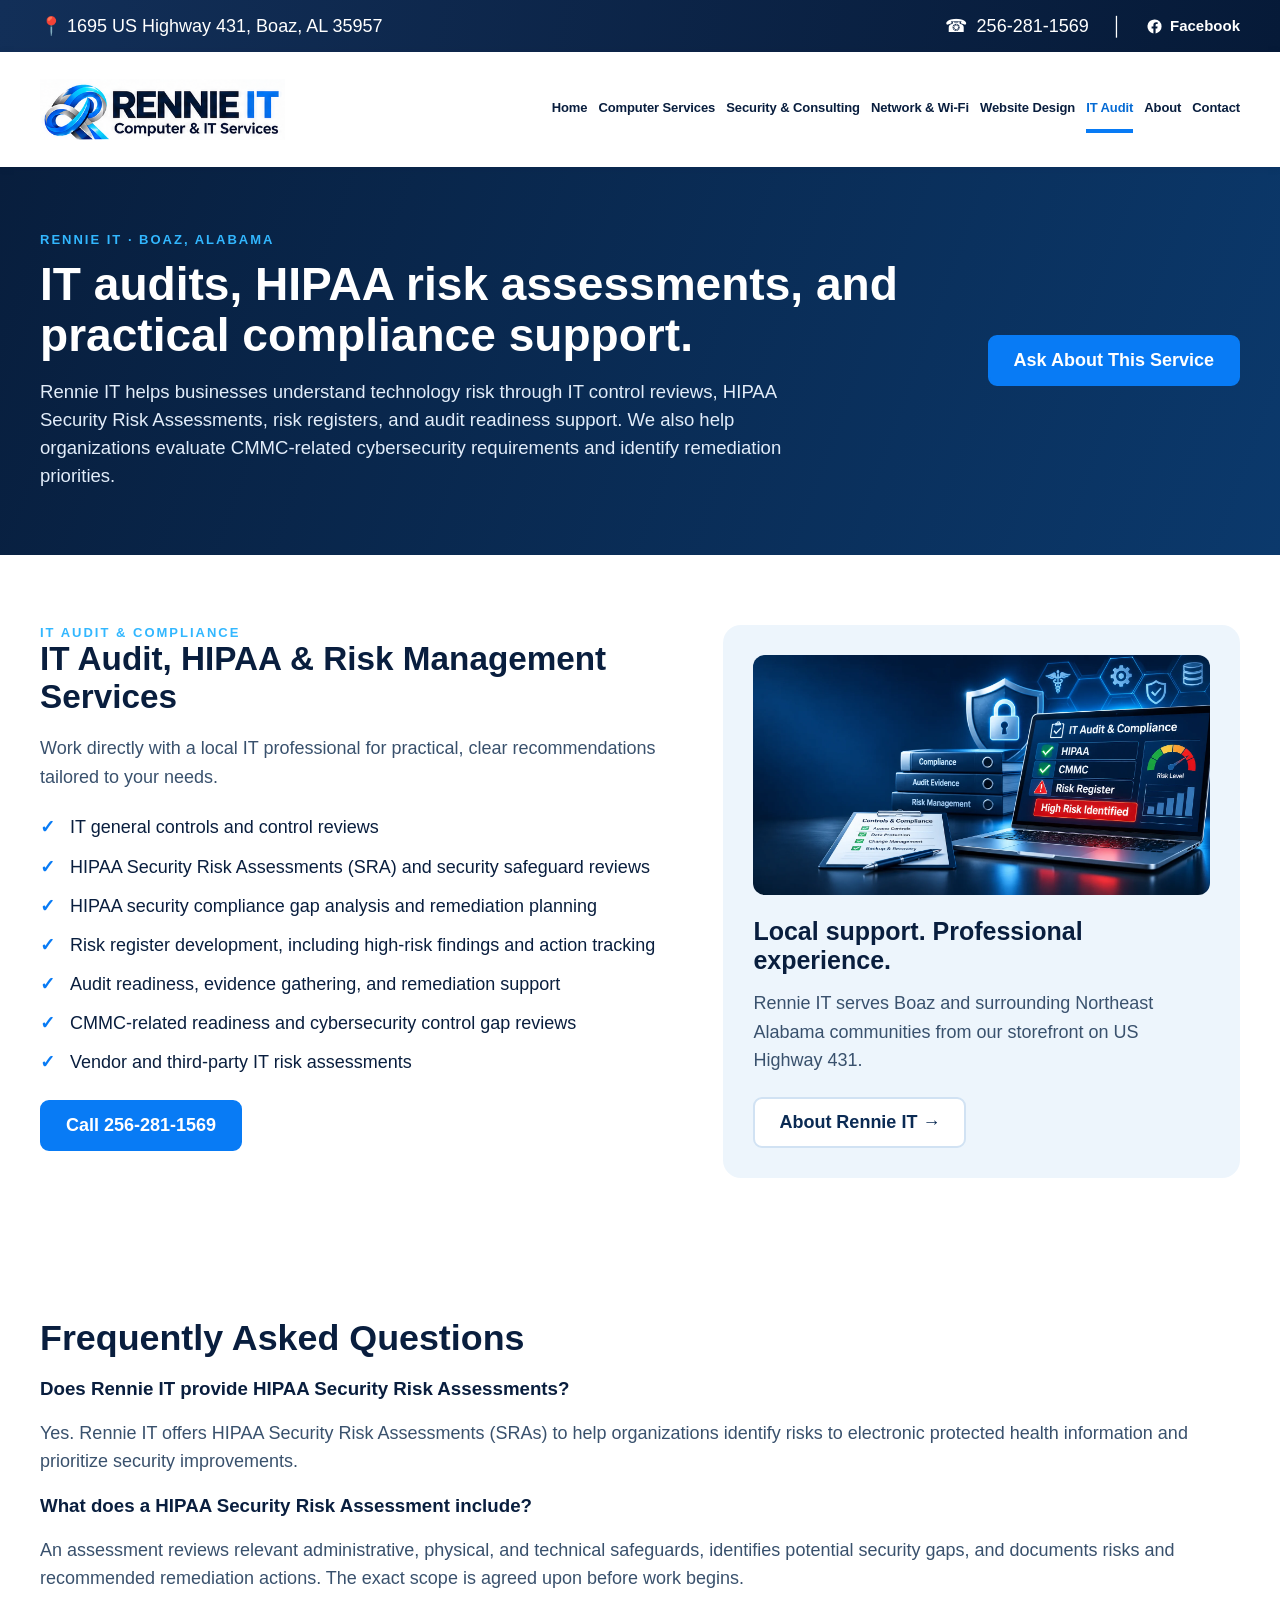
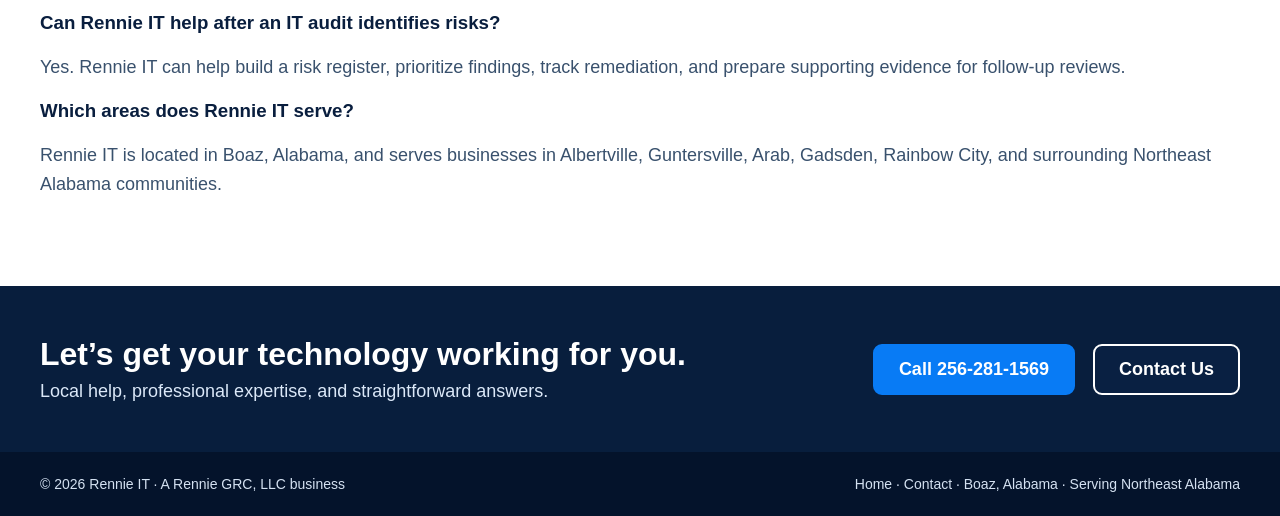
<file: it-audit-compliance.html>
<!DOCTYPE html>
<html lang="en"><head><meta charset="utf-8"/><meta content="width=device-width, initial-scale=1" name="viewport"/><meta content="#081e3d" name="theme-color"/><meta content="IT audit, HIPAA Security Risk Assessments, HIPAA security compliance consulting, risk registers, IT controls, and audit readiness in Boaz and Northeast Alabama." name="description"/><link href="https://rennieit.com/it-audit-compliance.html" rel="canonical"/><link href="styles-v4.css" rel="stylesheet"/><title>IT Audit, HIPAA Risk Assessment &amp; Compliance | Rennie IT Boaz AL</title><link href="favicon.ico" rel="icon" sizes="any"/><link href="favicon.png" rel="icon" type="image/png"/><script type="application/ld+json">{"@context":"https://schema.org","@graph":[{"@type":"WebPage","@id":"https://rennieit.com/it-audit-compliance.html#webpage","url":"https://rennieit.com/it-audit-compliance.html","name":"IT Audit, HIPAA Risk Assessment & Compliance | Rennie IT Boaz AL","isPartOf":{"@id":"https://rennieit.com/#website"},"about":{"@id":"https://rennieit.com/#business"}},{"@type":"Service","@id":"https://rennieit.com/it-audit-compliance.html#service","name":"IT Audit and HIPAA Security Risk Assessments","description":"IT audits, HIPAA Security Risk Assessments, security compliance gap reviews, risk registers, and audit readiness support in Northeast Alabama.","provider":{"@id":"https://rennieit.com/#business"},"areaServed":[{"@type":"Place","name":"Boaz, Alabama"},{"@type":"Place","name":"Albertville, Alabama"},{"@type":"Place","name":"Guntersville, Alabama"},{"@type":"Place","name":"Arab, Alabama"},{"@type":"Place","name":"Gadsden, Alabama"},{"@type":"Place","name":"Rainbow City, Alabama"},{"@type":"Place","name":"Marshall County, Alabama"},{"@type":"Place","name":"Northeast Alabama, Alabama"}]}]}</script></head><body><div class="top"><div class="wrap"><a href="https://www.google.com/maps/search/?api=1&amp;query=1695+US+Highway+431+Boaz+AL+35957" rel="noopener" target="_blank">📍 1695 US Highway 431, Boaz, AL 35957</a><div class="right"><a href="tel:+12562811569">☎  256-281-1569</a><span aria-hidden="true">│</span><a aria-label="Rennie IT on Facebook" class="facebook-link" href="https://facebook.com/RennieITrisk/" rel="noopener noreferrer" target="_blank"><svg aria-hidden="true" class="facebook-icon" focusable="false" viewbox="0 0 24 24"><path d="M22 12a10 10 0 1 0-11.56 9.88v-6.99H7.9V12h2.54V9.8c0-2.5 1.49-3.89 3.77-3.89 1.09 0 2.23.2 2.23.2v2.46h-1.26c-1.24 0-1.63.77-1.63 1.56V12h2.77l-.44 2.89h-2.33v6.99A10 10 0 0 0 22 12Z"></path></svg><span>Facebook</span></a></div></div></div><header class="nav"><div class="wrap"><a aria-label="Rennie IT home" href="index.html"><img alt="Rennie IT Computer &amp; IT Services" class="brand" src="assets/logo-reference.png"/></a><button aria-controls="main-nav" aria-expanded="false" aria-label="Open navigation" class="menu-toggle" type="button">☰</button><nav aria-label="Main navigation" class="links" id="main-nav"><a class="" href="index.html">Home</a><a class="" href="computer-services.html">Computer Services</a><a class="" href="cybersecurity-consulting.html">Security &amp; Consulting</a><a class="" href="network-wifi.html">Network &amp; Wi-Fi</a><a class="" href="website-design.html">Website Design</a><a aria-current="page" class="active" href="it-audit-compliance.html">IT Audit</a><a class="" href="about.html">About</a><a class="" href="contact.html">Contact</a></nav></div></header><main><section class="subhero"><div class="wrap"><div><div class="eyebrow">Rennie IT · Boaz, Alabama</div><h1>IT audits, HIPAA risk assessments, and practical compliance support.</h1><p>Rennie IT helps businesses understand technology risk through IT control reviews, HIPAA Security Risk Assessments, risk registers, and audit readiness support. We also help organizations evaluate CMMC-related cybersecurity requirements and identify remediation priorities.</p></div><a class="btn" href="contact.html">Ask About This Service</a></div></section><section class="section"><div class="wrap detail-layout"><div><div class="eyebrow">IT Audit &amp; Compliance</div><h2>IT Audit, HIPAA &amp; Risk Management Services</h2><p>Work directly with a local IT professional for practical, clear recommendations tailored to your needs.</p><ul class="checklist"><li>IT general controls and control reviews</li><li>HIPAA Security Risk Assessments (SRA) and security safeguard reviews</li><li>HIPAA security compliance gap analysis and remediation planning</li><li>Risk register development, including high-risk findings and action tracking</li><li>Audit readiness, evidence gathering, and remediation support</li><li>CMMC-related readiness and cybersecurity control gap reviews</li><li>Vendor and third-party IT risk assessments</li></ul><a class="btn" href="tel:+12562811569">Call 256-281-1569</a></div><aside class="aside"><img alt="IT audit and HIPAA Security Risk Assessment concept with CMMC, risk register, and High Risk Identified alert" loading="lazy" src="assets/service-it-audit-compliance.webp"/><h3>Local support. Professional experience.</h3><p>Rennie IT serves Boaz and surrounding Northeast Alabama communities from our storefront on US Highway 431.</p><a class="btn light" href="about.html">About Rennie IT →</a></aside></div></section><section aria-label="Frequently asked questions" class="section"><div class="wrap"><h2>Frequently Asked Questions</h2><h3>Does Rennie IT provide HIPAA Security Risk Assessments?</h3><p>Yes. Rennie IT offers HIPAA Security Risk Assessments (SRAs) to help organizations identify risks to electronic protected health information and prioritize security improvements.</p><h3>What does a HIPAA Security Risk Assessment include?</h3><p>An assessment reviews relevant administrative, physical, and technical safeguards, identifies potential security gaps, and documents risks and recommended remediation actions. The exact scope is agreed upon before work begins.</p><h3>Can Rennie IT help after an IT audit identifies risks?</h3><p>Yes. Rennie IT can help build a risk register, prioritize findings, track remediation, and prepare supporting evidence for follow-up reviews.</p><h3>Which areas does Rennie IT serve?</h3><p>Rennie IT is located in Boaz, Alabama, and serves businesses in Albertville, Guntersville, Arab, Gadsden, Rainbow City, and surrounding Northeast Alabama communities.</p></div></section><section class="bottom-cta"><div class="wrap"><div><h2>Let’s get your technology working for you.</h2><p>Local help, professional expertise, and straightforward answers.</p></div><div class="actions"><a class="btn" href="tel:+12562811569">Call 256-281-1569</a><a class="btn outline" href="contact.html">Contact Us</a></div></div></section></main><footer class="footer"><div class="wrap"><span>© <span id="year">2026</span> Rennie IT · A Rennie GRC, LLC business</span><span><a href="index.html">Home</a> · <a href="contact.html">Contact</a> · Boaz, Alabama · Serving Northeast Alabama</span></div></footer><script>document.getElementById('year').textContent=new Date().getFullYear();const b=document.querySelector('.menu-toggle'),n=document.querySelector('.links');b.addEventListener('click',()=>{let o=n.classList.toggle('open');b.setAttribute('aria-expanded',String(o));b.setAttribute('aria-label',o?'Close navigation':'Open navigation');b.textContent=o?'✕':'☰'});n.querySelectorAll('a').forEach(a=>a.addEventListener('click',()=>{n.classList.remove('open');b.setAttribute('aria-expanded','false');b.textContent='☰'}));</script></body></html>
</file>
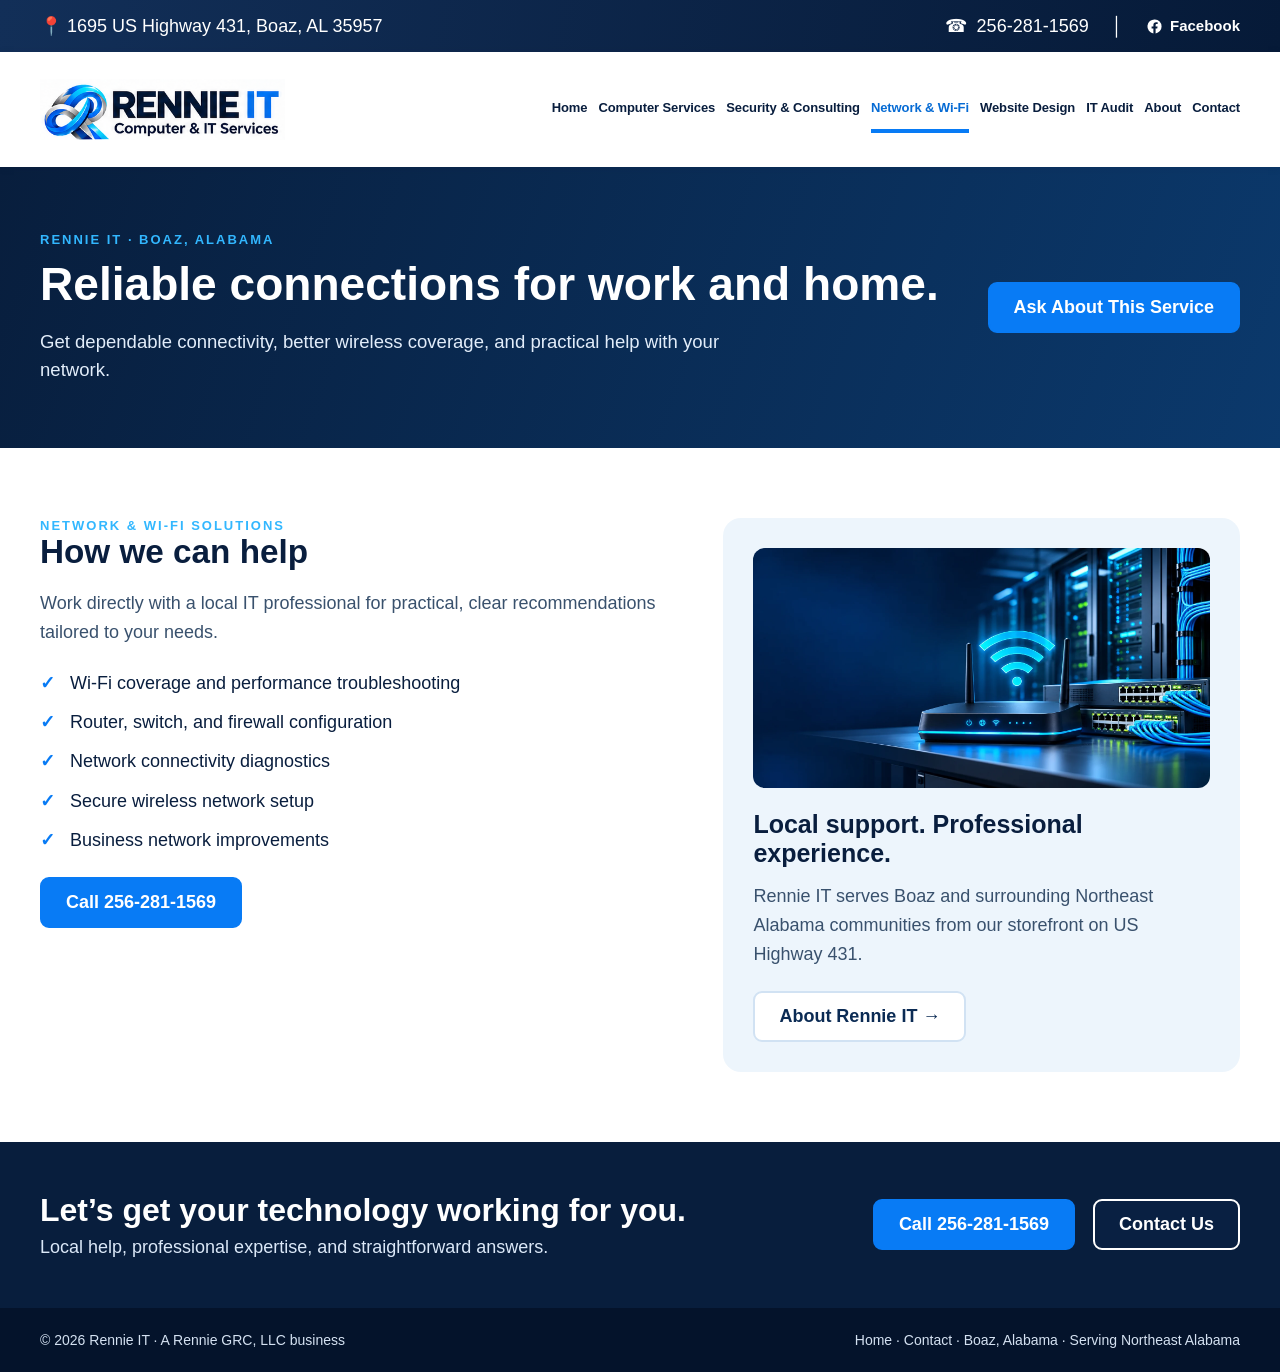
<file: network-wifi.html>
<!DOCTYPE html>
<html lang="en"><head><meta charset="utf-8"/><meta content="width=device-width, initial-scale=1" name="viewport"/><meta content="#081e3d" name="theme-color"/><meta content="Get dependable connectivity, better wireless coverage, and practical help with your network." name="description"/><link href="https://rennieit.com/network-wifi.html" rel="canonical"/><link href="styles-v4.css" rel="stylesheet"/><title>Network &amp; Wi-Fi Solutions | Rennie IT · Boaz, Alabama</title><link href="favicon.ico" rel="icon" sizes="any"/><link href="favicon.png" rel="icon" type="image/png"/><script type="application/ld+json">{"@context":"https://schema.org","@graph":[{"@type":"WebPage","@id":"https://rennieit.com/network-wifi.html#webpage","url":"https://rennieit.com/network-wifi.html","name":"Network & Wi-Fi Solutions | Rennie IT · Boaz, Alabama","isPartOf":{"@id":"https://rennieit.com/#website"},"about":{"@id":"https://rennieit.com/#business"}},{"@type":"Service","@id":"https://rennieit.com/network-wifi.html#service","name":"Network and Wi-Fi Solutions","description":"Business and home network troubleshooting, Wi-Fi coverage, connectivity, and networking solutions in Northeast Alabama.","provider":{"@id":"https://rennieit.com/#business"},"areaServed":[{"@type":"Place","name":"Boaz, Alabama"},{"@type":"Place","name":"Albertville, Alabama"},{"@type":"Place","name":"Guntersville, Alabama"},{"@type":"Place","name":"Arab, Alabama"},{"@type":"Place","name":"Gadsden, Alabama"},{"@type":"Place","name":"Rainbow City, Alabama"},{"@type":"Place","name":"Marshall County, Alabama"},{"@type":"Place","name":"Northeast Alabama, Alabama"}]}]}</script></head><body><div class="top"><div class="wrap"><a href="https://www.google.com/maps/search/?api=1&amp;query=1695+US+Highway+431+Boaz+AL+35957" rel="noopener" target="_blank">📍 1695 US Highway 431, Boaz, AL 35957</a><div class="right"><a href="tel:+12562811569">☎  256-281-1569</a><span aria-hidden="true">│</span><a aria-label="Rennie IT on Facebook" class="facebook-link" href="https://facebook.com/RennieITrisk/" rel="noopener noreferrer" target="_blank"><svg aria-hidden="true" class="facebook-icon" focusable="false" viewbox="0 0 24 24"><path d="M22 12a10 10 0 1 0-11.56 9.88v-6.99H7.9V12h2.54V9.8c0-2.5 1.49-3.89 3.77-3.89 1.09 0 2.23.2 2.23.2v2.46h-1.26c-1.24 0-1.63.77-1.63 1.56V12h2.77l-.44 2.89h-2.33v6.99A10 10 0 0 0 22 12Z"></path></svg><span>Facebook</span></a></div></div></div><header class="nav"><div class="wrap"><a aria-label="Rennie IT home" href="index.html"><img alt="Rennie IT Computer &amp; IT Services" class="brand" src="assets/logo-reference.png"/></a><button aria-controls="main-nav" aria-expanded="false" aria-label="Open navigation" class="menu-toggle" type="button">☰</button><nav aria-label="Main navigation" class="links" id="main-nav"><a class="" href="index.html">Home</a><a class="" href="computer-services.html">Computer Services</a><a class="" href="cybersecurity-consulting.html">Security &amp; Consulting</a><a aria-current="page" class="active" href="network-wifi.html">Network &amp; Wi-Fi</a><a class="" href="website-design.html">Website Design</a><a class="" href="it-audit-compliance.html">IT Audit</a><a class="" href="about.html">About</a><a class="" href="contact.html">Contact</a></nav></div></header><main><section class="subhero"><div class="wrap"><div><div class="eyebrow">Rennie IT · Boaz, Alabama</div><h1>Reliable connections for work and home.</h1><p>Get dependable connectivity, better wireless coverage, and practical help with your network.</p></div><a class="btn" href="contact.html">Ask About This Service</a></div></section><section class="section"><div class="wrap detail-layout"><div><div class="eyebrow">Network &amp; Wi-Fi Solutions</div><h2>How we can help</h2><p>Work directly with a local IT professional for practical, clear recommendations tailored to your needs.</p><ul class="checklist"><li>Wi-Fi coverage and performance troubleshooting</li><li>Router, switch, and firewall configuration</li><li>Network connectivity diagnostics</li><li>Secure wireless network setup</li><li>Business network improvements</li></ul><a class="btn" href="tel:+12562811569">Call 256-281-1569</a></div><aside class="aside"><img alt="Business Wi-Fi access point, router and network cables" loading="lazy" src="assets/service-network-wifi.webp"/><h3>Local support. Professional experience.</h3><p>Rennie IT serves Boaz and surrounding Northeast Alabama communities from our storefront on US Highway 431.</p><a class="btn light" href="about.html">About Rennie IT →</a></aside></div></section><section class="bottom-cta"><div class="wrap"><div><h2>Let’s get your technology working for you.</h2><p>Local help, professional expertise, and straightforward answers.</p></div><div class="actions"><a class="btn" href="tel:+12562811569">Call 256-281-1569</a><a class="btn outline" href="contact.html">Contact Us</a></div></div></section></main><footer class="footer"><div class="wrap"><span>© <span id="year">2026</span> Rennie IT · A Rennie GRC, LLC business</span><span><a href="index.html">Home</a> · <a href="contact.html">Contact</a> · Boaz, Alabama · Serving Northeast Alabama</span></div></footer><script>document.getElementById('year').textContent=new Date().getFullYear();const b=document.querySelector('.menu-toggle'),n=document.querySelector('.links');b.addEventListener('click',()=>{let o=n.classList.toggle('open');b.setAttribute('aria-expanded',String(o));b.setAttribute('aria-label',o?'Close navigation':'Open navigation');b.textContent=o?'✕':'☰'});n.querySelectorAll('a').forEach(a=>a.addEventListener('click',()=>{n.classList.remove('open');b.setAttribute('aria-expanded','false');b.textContent='☰'}));</script></body></html>
</file>
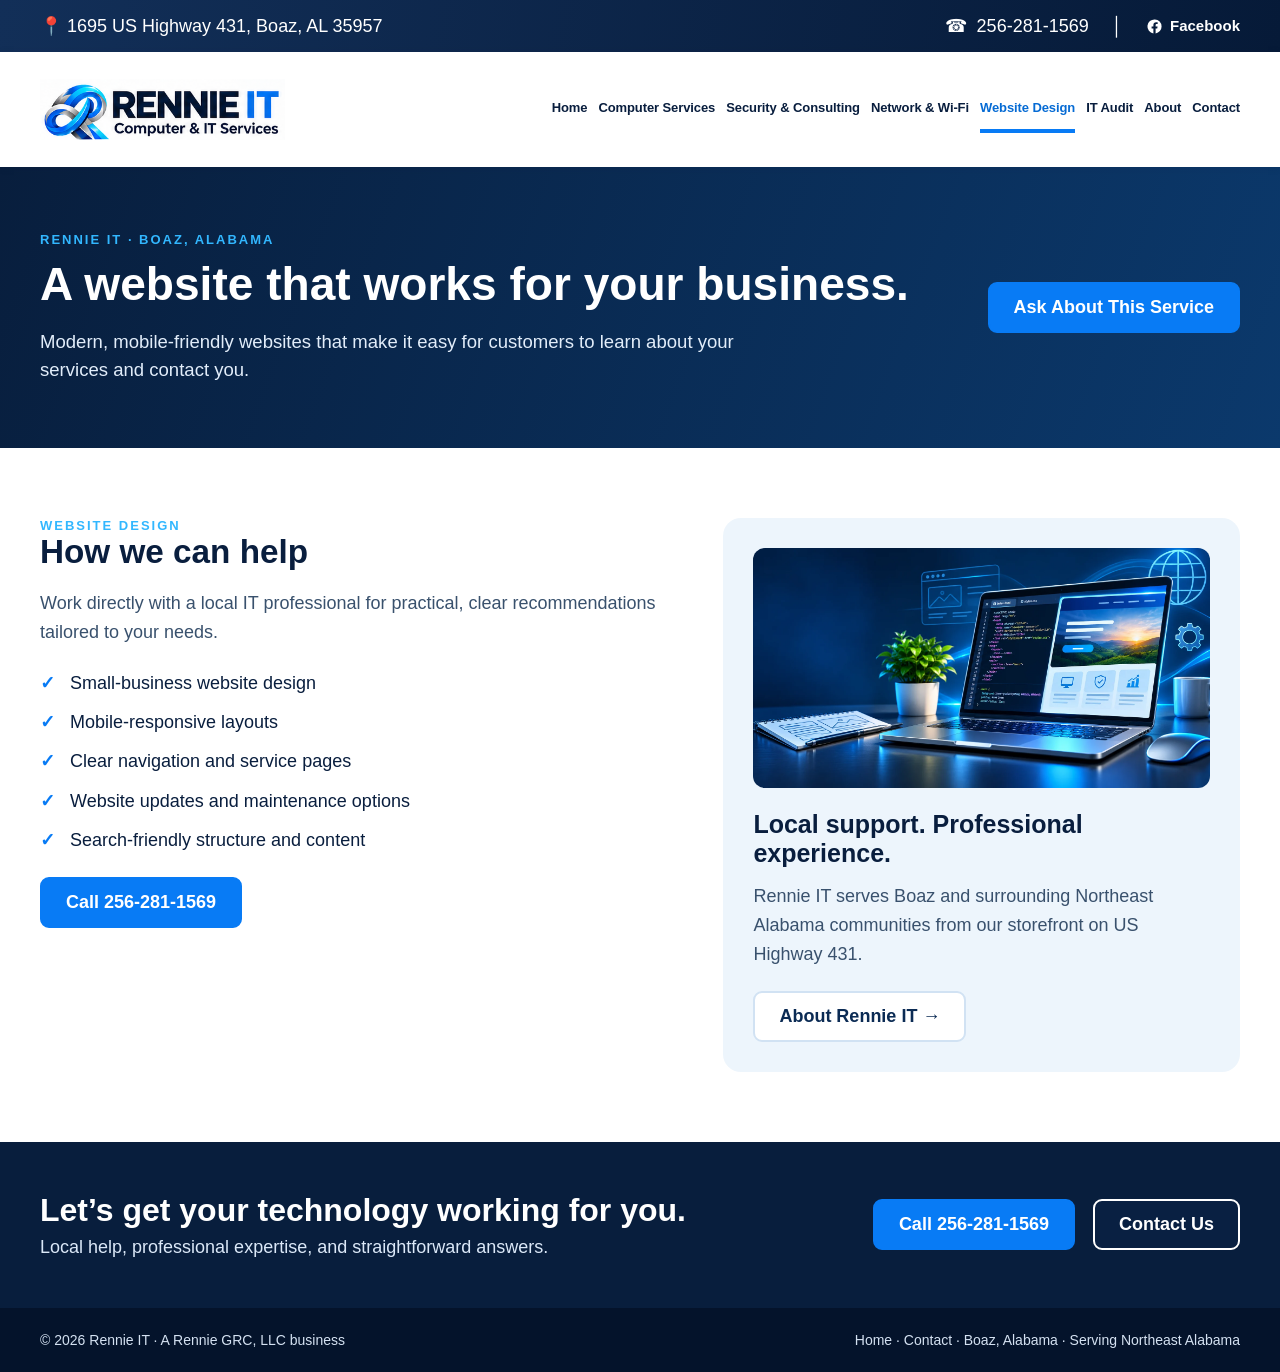
<file: website-design.html>
<!DOCTYPE html>
<html lang="en"><head><meta charset="utf-8"/><meta content="width=device-width, initial-scale=1" name="viewport"/><meta content="#081e3d" name="theme-color"/><meta content="Modern, mobile-friendly websites that make it easy for customers to learn about your services and contact you." name="description"/><link href="https://rennieit.com/website-design.html" rel="canonical"/><link href="styles-v4.css" rel="stylesheet"/><title>Website Design | Rennie IT · Boaz, Alabama</title><link href="favicon.ico" rel="icon" sizes="any"/><link href="favicon.png" rel="icon" type="image/png"/><script type="application/ld+json">{"@context":"https://schema.org","@graph":[{"@type":"WebPage","@id":"https://rennieit.com/website-design.html#webpage","url":"https://rennieit.com/website-design.html","name":"Website Design | Rennie IT · Boaz, Alabama","isPartOf":{"@id":"https://rennieit.com/#website"},"about":{"@id":"https://rennieit.com/#business"}},{"@type":"Service","@id":"https://rennieit.com/website-design.html#service","name":"Website Design","description":"Website design and website services for businesses in Boaz and surrounding Northeast Alabama communities.","provider":{"@id":"https://rennieit.com/#business"},"areaServed":[{"@type":"Place","name":"Boaz, Alabama"},{"@type":"Place","name":"Albertville, Alabama"},{"@type":"Place","name":"Guntersville, Alabama"},{"@type":"Place","name":"Arab, Alabama"},{"@type":"Place","name":"Gadsden, Alabama"},{"@type":"Place","name":"Rainbow City, Alabama"},{"@type":"Place","name":"Marshall County, Alabama"},{"@type":"Place","name":"Northeast Alabama, Alabama"}]}]}</script></head><body><div class="top"><div class="wrap"><a href="https://www.google.com/maps/search/?api=1&amp;query=1695+US+Highway+431+Boaz+AL+35957" rel="noopener" target="_blank">📍 1695 US Highway 431, Boaz, AL 35957</a><div class="right"><a href="tel:+12562811569">☎  256-281-1569</a><span aria-hidden="true">│</span><a aria-label="Rennie IT on Facebook" class="facebook-link" href="https://facebook.com/RennieITrisk/" rel="noopener noreferrer" target="_blank"><svg aria-hidden="true" class="facebook-icon" focusable="false" viewbox="0 0 24 24"><path d="M22 12a10 10 0 1 0-11.56 9.88v-6.99H7.9V12h2.54V9.8c0-2.5 1.49-3.89 3.77-3.89 1.09 0 2.23.2 2.23.2v2.46h-1.26c-1.24 0-1.63.77-1.63 1.56V12h2.77l-.44 2.89h-2.33v6.99A10 10 0 0 0 22 12Z"></path></svg><span>Facebook</span></a></div></div></div><header class="nav"><div class="wrap"><a aria-label="Rennie IT home" href="index.html"><img alt="Rennie IT Computer &amp; IT Services" class="brand" src="assets/logo-reference.png"/></a><button aria-controls="main-nav" aria-expanded="false" aria-label="Open navigation" class="menu-toggle" type="button">☰</button><nav aria-label="Main navigation" class="links" id="main-nav"><a class="" href="index.html">Home</a><a class="" href="computer-services.html">Computer Services</a><a class="" href="cybersecurity-consulting.html">Security &amp; Consulting</a><a class="" href="network-wifi.html">Network &amp; Wi-Fi</a><a aria-current="page" class="active" href="website-design.html">Website Design</a><a class="" href="it-audit-compliance.html">IT Audit</a><a class="" href="about.html">About</a><a class="" href="contact.html">Contact</a></nav></div></header><main><section class="subhero"><div class="wrap"><div><div class="eyebrow">Rennie IT · Boaz, Alabama</div><h1>A website that works for your business.</h1><p>Modern, mobile-friendly websites that make it easy for customers to learn about your services and contact you.</p></div><a class="btn" href="contact.html">Ask About This Service</a></div></section><section class="section"><div class="wrap detail-layout"><div><div class="eyebrow">Website Design</div><h2>How we can help</h2><p>Work directly with a local IT professional for practical, clear recommendations tailored to your needs.</p><ul class="checklist"><li>Small-business website design</li><li>Mobile-responsive layouts</li><li>Clear navigation and service pages</li><li>Website updates and maintenance options</li><li>Search-friendly structure and content</li></ul><a class="btn" href="tel:+12562811569">Call 256-281-1569</a></div><aside class="aside"><img alt="Laptop displaying a modern business website" loading="lazy" src="assets/service-website-design.webp"/><h3>Local support. Professional experience.</h3><p>Rennie IT serves Boaz and surrounding Northeast Alabama communities from our storefront on US Highway 431.</p><a class="btn light" href="about.html">About Rennie IT →</a></aside></div></section><section class="bottom-cta"><div class="wrap"><div><h2>Let’s get your technology working for you.</h2><p>Local help, professional expertise, and straightforward answers.</p></div><div class="actions"><a class="btn" href="tel:+12562811569">Call 256-281-1569</a><a class="btn outline" href="contact.html">Contact Us</a></div></div></section></main><footer class="footer"><div class="wrap"><span>© <span id="year">2026</span> Rennie IT · A Rennie GRC, LLC business</span><span><a href="index.html">Home</a> · <a href="contact.html">Contact</a> · Boaz, Alabama · Serving Northeast Alabama</span></div></footer><script>document.getElementById('year').textContent=new Date().getFullYear();const b=document.querySelector('.menu-toggle'),n=document.querySelector('.links');b.addEventListener('click',()=>{let o=n.classList.toggle('open');b.setAttribute('aria-expanded',String(o));b.setAttribute('aria-label',o?'Close navigation':'Open navigation');b.textContent=o?'✕':'☰'});n.querySelectorAll('a').forEach(a=>a.addEventListener('click',()=>{n.classList.remove('open');b.setAttribute('aria-expanded','false');b.textContent='☰'}));</script></body></html>
</file>
<file: styles-v4.css>
:root{--navy:#081e3d;--deep:#06172f;--blue:#087bf5;--ink:#091e3e;--pale:#edf5fc;--line:#cbddec}*{box-sizing:border-box}html{scroll-behavior:smooth}body{margin:0;font-family:Arial,Helvetica,sans-serif;color:var(--ink);background:#fff}a{text-decoration:none;color:inherit}img{display:block;max-width:100%}button{font:inherit}.wrap{width:min(calc(100% - 80px),1480px);margin-inline:auto}.top{background:linear-gradient(100deg,#122f58,#061a38);color:#fff}.top .wrap{min-height:52px;display:flex;align-items:center;justify-content:space-between;gap:20px;font-size:18px}.top .right{display:flex;align-items:center;gap:23px}.top a:hover{text-decoration:underline}.nav{background:white;box-shadow:0 1px 8px #071b3518;position:relative;z-index:10}.nav .wrap{min-height:115px;display:flex;align-items:center;justify-content:space-between;gap:32px}.brand{width:408px;max-width:100%;height:auto}.links{display:flex;align-items:center;gap:32px;font-size:18px;font-weight:700}.links a{padding:14px 0;border-bottom:4px solid transparent;white-space:nowrap}.links a:hover,.links a.active{color:#066bd4;border-color:#087bf5}.menu-toggle{display:none;border:1px solid var(--line);border-radius:8px;background:#fff;padding:9px 12px;font-size:25px;cursor:pointer}.hero{color:white;background:linear-gradient(90deg,#061b39 0%,#082447 25%,#082447eb 38%,#08244755 56%,transparent 75%),url('assets/hero-right.webp') right center/auto 100% no-repeat,#081e3d;min-height:385px;display:flex;align-items:center}.hero .wrap{padding-block:28px}.hero h1{font-size:clamp(36px,3.6vw,59px);letter-spacing:-1.3px;line-height:1.07;margin:0 0 19px;max-width:850px}.hero h1 em{color:#1db9ff;font-style:normal}.hero p{font-size:clamp(17px,1.5vw,24px);line-height:1.35;max-width:680px;margin:0 0 22px}.actions{display:flex;flex-wrap:wrap;gap:18px}.btn{display:inline-flex;align-items:center;justify-content:center;background:var(--blue);color:#fff;border:2px solid var(--blue);padding:12px 24px;min-height:51px;border-radius:9px;font-size:18px;font-weight:700;cursor:pointer}.btn.outline{background:#0a24478c;border-color:#fff}.btn.light{background:white;color:#0b2b54;border-color:#d1e2f3}.btn:hover{filter:brightness(1.08)}.service-strip{border-bottom:1px solid #e1eaf3}.service-grid{display:grid;grid-template-columns:repeat(5,minmax(0,1fr));align-items:stretch;padding-block:24px}.service-item{display:flex;align-items:center;justify-content:center;gap:14px;padding:8px 12px;min-width:0}.service-item:not(:last-child){border-right:1px solid #c5d9ef}.service-item svg,.service-card svg{width:62px;height:62px;flex:0 0 62px;fill:none;stroke:#0755a9;stroke-width:2.9;stroke-linecap:round;stroke-linejoin:round}.service-item strong{font-size:clamp(15px,1.3vw,21px);line-height:1.15}.service-item:hover,.service-card:hover{background:#eff7ff}.expertise{background:linear-gradient(120deg,#fff,#edf5fd);padding:23px 0 29px}.expertise-grid{display:grid;grid-template-columns:1fr 1.05fr 1.35fr;gap:20px;align-items:center}.exp-copy h2{font-size:clamp(24px,2.15vw,34px);line-height:1.08;border-left:6px solid var(--blue);padding-left:20px;margin:0 0 20px}.exp-copy p{font-size:clamp(16px,1.25vw,20px);line-height:1.45;margin:0}.certs{display:grid;grid-template-columns:repeat(3,minmax(0,1fr));background:#e7f2fd;border-radius:20px;padding:20px 9px;min-height:190px}.cert{display:flex;flex-direction:column;align-items:center;text-align:center;padding:0 7px}.cert:not(:last-child){border-right:1px solid #c6dced}.cert svg{width:62px;height:68px}.cert strong{font-size:clamp(17px,1.5vw,24px)}.cert small{font-size:clamp(12px,1vw,15px);line-height:1.2;margin-top:5px}.visit{display:grid;grid-template-columns:52% 48%;background:#09264d;color:white;min-height:270px;border-radius:13px;overflow:hidden}.visit img{width:100%;height:100%;object-fit:cover;object-position:center}.visit-text{display:flex;flex-direction:column;justify-content:center;gap:14px;padding:23px}.visit-text h3{font-size:clamp(19px,1.6vw,25px);margin:0}.visit-text p{font-size:clamp(15px,1.2vw,19px);line-height:1.5;margin:0}.visit .btn{font-size:16px;min-height:43px;padding:8px 12px;align-self:flex-start}.section{padding:70px 0}.section.alt{background:#f0f6fc}.section h2{font-size:clamp(28px,2.8vw,40px);margin:0 0 15px}.section p{font-size:18px;line-height:1.6;color:#39516d}.section-head{max-width:800px;margin-bottom:28px}.service-cards{display:grid;grid-template-columns:repeat(5,minmax(0,1fr));gap:15px}.service-card{border:1px solid var(--line);border-radius:14px;padding:23px 16px;background:#fff;display:flex;flex-direction:column;align-items:flex-start;gap:16px;min-height:195px}.service-card svg{width:52px;height:52px;flex-basis:52px}.service-card strong{font-size:18px}.service-card span{font-size:14px;color:#47617d}.subhero{background:linear-gradient(110deg,#081e3d,#0b396c);color:#fff;padding:65px 0}.subhero .wrap{display:flex;align-items:center;justify-content:space-between;gap:35px}.subhero h1{font-size:clamp(32px,3.6vw,54px);line-height:1.1;margin:12px 0 18px}.subhero p{font-size:clamp(17px,1.45vw,21px);line-height:1.5;max-width:750px;color:#e2edfa;margin:0}.eyebrow{color:#32b7ff;text-transform:uppercase;letter-spacing:2px;font-size:13px;font-weight:800}.subhero .btn{flex-shrink:0}.detail-layout{display:grid;grid-template-columns:1.1fr .9fr;align-items:start;gap:52px}.detail-layout h2{font-size:clamp(26px,2.6vw,38px)}.detail-layout p{max-width:680px}.checklist{list-style:none;padding:0;margin:24px 0;display:grid;gap:14px}.checklist li{font-size:18px;line-height:1.4;padding-left:30px;position:relative}.checklist li:before{content:'✓';position:absolute;left:0;top:0;color:#087bf5;font-weight:900}.aside{background:#edf5fc;border-radius:18px;padding:30px}.aside h3{font-size:25px;margin:0 0 14px}.aside p{margin:0 0 22px}.aside img{border-radius:12px;width:100%;height:240px;object-fit:cover;margin-bottom:22px}.bottom-cta{background:#081e3d;color:#fff;padding:50px 0}.bottom-cta .wrap{display:flex;align-items:center;justify-content:space-between;gap:24px}.bottom-cta h2{font-size:clamp(25px,2.5vw,36px);margin:0 0 8px}.bottom-cta p{margin:0;font-size:18px;color:#dbe8f8}.footer{background:#04132b;color:#d4e1f1;padding:24px 0}.footer .wrap{display:flex;justify-content:space-between;gap:20px;font-size:14px}.footer a:hover{text-decoration:underline}.contact-grid{display:grid;grid-template-columns:1fr 1fr;gap:25px}.contact-card{background:#f0f6fc;border:1px solid #d7e5f4;border-radius:15px;padding:30px}.contact-card h2{font-size:27px}.contact-card p{font-size:19px}a:focus-visible,button:focus-visible{outline:3px solid #31a7ff;outline-offset:3px}
@media(max-width:1180px){.wrap{width:min(calc(100% - 48px),1480px)}.nav .wrap{min-height:95px}.brand{width:310px}.links{gap:19px;font-size:15px}.top .wrap{font-size:15px}.service-item{gap:8px;padding:8px}.service-item svg{width:49px;height:49px;flex-basis:49px}.expertise-grid{grid-template-columns:1fr 1fr}.visit{grid-column:1/-1;min-height:220px;max-height:280px}.visit img{object-position:center 44%}.service-cards{grid-template-columns:repeat(3,1fr)}}
@media(max-width:800px){.wrap{width:calc(100% - 36px)}.top .wrap{min-height:35px;font-size:12px;justify-content:center}.top .right{display:none}.nav .wrap{min-height:76px}.brand{width:265px}.menu-toggle{display:block}.links{display:none;position:absolute;top:100%;left:0;right:0;background:#fff;box-shadow:0 12px 20px #091e3e22;padding:12px 22px 20px;flex-direction:column;align-items:stretch;gap:0}.links.open{display:flex}.links a{padding:15px 8px;border-bottom:1px solid #e2eaf4;font-size:17px}.links a.active{border-bottom:2px solid var(--blue)}.hero{min-height:0;background:linear-gradient(90deg,#061b39e8,#082447c0),url('assets/boaz-hero.jpg') center/cover}.hero .wrap{padding-block:50px}.hero h1{font-size:clamp(33px,7vw,48px)}.hero p{font-size:17px}.service-grid{grid-template-columns:repeat(2,minmax(0,1fr));gap:12px;padding-block:20px}.service-item{justify-content:flex-start;border:1px solid #dce7f3!important;border-radius:11px;padding:12px;min-height:91px}.service-item svg{width:48px;height:48px;flex-basis:48px}.service-item strong{font-size:15px}.expertise-grid{grid-template-columns:1fr;gap:22px}.exp-copy h2{font-size:27px}.exp-copy p{font-size:17px}.certs{min-height:0}.cert svg{width:50px;height:56px}.cert strong{font-size:19px}.cert small{font-size:12px}.visit{grid-column:auto;max-height:none;min-height:0;grid-template-columns:1fr}.visit img{height:245px;object-position:center 45%}.visit-text{padding:23px}.section{padding:50px 0}.service-cards{grid-template-columns:repeat(2,1fr)}.subhero{padding:44px 0}.subhero .wrap{display:block}.subhero h1{font-size:35px}.subhero .btn{margin-top:23px}.detail-layout,.contact-grid{grid-template-columns:1fr;gap:25px}.aside{padding:24px}.bottom-cta .wrap{display:block}.bottom-cta .actions{margin-top:22px}.footer .wrap{flex-direction:column;gap:8px;text-align:center}}
@media(max-width:480px){.brand{width:220px}.hero h1{font-size:34px}.btn{font-size:16px;min-height:48px;padding:10px 15px}.actions{gap:11px}.service-item svg{width:40px;height:40px;flex-basis:40px}.service-item strong{font-size:13px}.cert{padding:0 3px}.cert strong{font-size:17px}.cert small{font-size:11px}.service-cards{grid-template-columns:1fr}.service-card{min-height:0;flex-direction:row;align-items:center}.service-card span{display:none}.subhero h1{font-size:32px}.top .wrap{font-size:11px}}
/* Navigation tuned for eight independent pages, with no dropdowns. */
@media(min-width:1101px){.nav .brand{width:290px}.nav .wrap{gap:18px}.links{gap:15px;font-size:14px}.links a{letter-spacing:-.1px}}
@media(min-width:1101px) and (max-width:1350px){.nav .brand{width:245px}.links{gap:11px;font-size:13px}}
@media(min-width:801px) and (max-width:1100px){.menu-toggle{display:block}.links{display:none;position:absolute;top:100%;left:0;right:0;background:#fff;box-shadow:0 12px 20px #091e3e22;padding:12px 22px 20px;flex-direction:column;align-items:stretch;gap:0}.links.open{display:flex}.links a{padding:13px 8px;border-bottom:1px solid #e2eaf4;font-size:17px}.nav .brand{width:310px}}

/* Facebook in top utility bar */
.facebook-link{display:inline-flex;align-items:center;gap:9px;white-space:nowrap}.facebook-icon{width:20px;height:20px;display:block;flex:none}.facebook-link:hover{color:#cce8ff}

/* 2026-11-21: compact Facebook link, original Boaz panoramic composition */
.top .right .facebook-link{display:inline-flex;align-items:center;gap:8px;line-height:1;font-size:16px;font-weight:600;white-space:nowrap;text-decoration:none}
.top .right .facebook-icon{display:block;width:18px;height:18px;min-width:18px;max-width:18px;max-height:18px;flex:0 0 18px;fill:currentColor}
.top .right .facebook-link:hover{text-decoration:underline}
@media(min-width:801px){
.hero{position:relative;isolation:isolate;background:#081e3d;overflow:hidden}
.hero::before{content:"";position:absolute;z-index:-2;inset:0;background-image:url('assets/boaz-panorama-v3.webp');background-position:right center;background-size:auto 100%;background-repeat:no-repeat}
.hero::after{content:"";position:absolute;z-index:-1;inset:0;background:linear-gradient(90deg,#061b39 0%,#082447 24%,#082447f2 37%,#08244770 52%,transparent 70%);pointer-events:none}
}

/* Uniform utility header on every page; icon remains small */
.top .right a.facebook-link{display:inline-flex!important;flex-direction:row!important;align-items:center!important;justify-content:center;gap:7px!important;font-size:15px!important;line-height:1.2!important;white-space:nowrap!important;padding:0!important}
.top .right a.facebook-link svg.facebook-icon{display:inline-block!important;width:17px!important;height:17px!important;min-width:17px!important;max-width:17px!important;min-height:17px!important;max-height:17px!important;flex:0 0 17px!important;fill:currentColor!important}
.top .right a.facebook-link span{display:inline!important;font-size:inherit!important;line-height:inherit!important}

/* v11: Show only the Facebook icon next to the address on mobile. Desktop unchanged. */
@media(max-width:800px){
  .top .wrap{justify-content:space-between;gap:6px;}
  .top .wrap > a{min-width:0;white-space:nowrap;}
  .top .right{display:flex;align-items:center;flex:0 0 auto;gap:0;}
  .top .right > a[href^="tel:"],.top .right > span{display:none;}
  .top .right a.facebook-link{display:inline-flex!important;min-width:28px;min-height:32px;align-items:center;justify-content:center;}
  .top .right a.facebook-link span{display:none!important;}
  .top .right a.facebook-link svg.facebook-icon{width:18px!important;height:18px!important;fill:currentColor;}
}
@media(max-width:480px){
  .top .wrap{width:calc(100% - 20px);font-size:clamp(9px,2.75vw,11px);}
}

/* v12: Label the existing mobile Facebook icon without changing desktop or header layout. */
@media(max-width:800px){
  .top .right a.facebook-link{gap:4px!important;min-width:0;min-height:32px;font-size:11px!important;font-weight:600;}
  .top .right a.facebook-link span{display:inline!important;font-size:11px!important;line-height:1!important;}
  .top .right a.facebook-link svg.facebook-icon{width:17px!important;height:17px!important;min-width:17px!important;max-width:17px!important;flex:0 0 17px!important;}
}
@media(max-width:380px){.top .right a.facebook-link span{font-size:10px!important;}}
</file>
